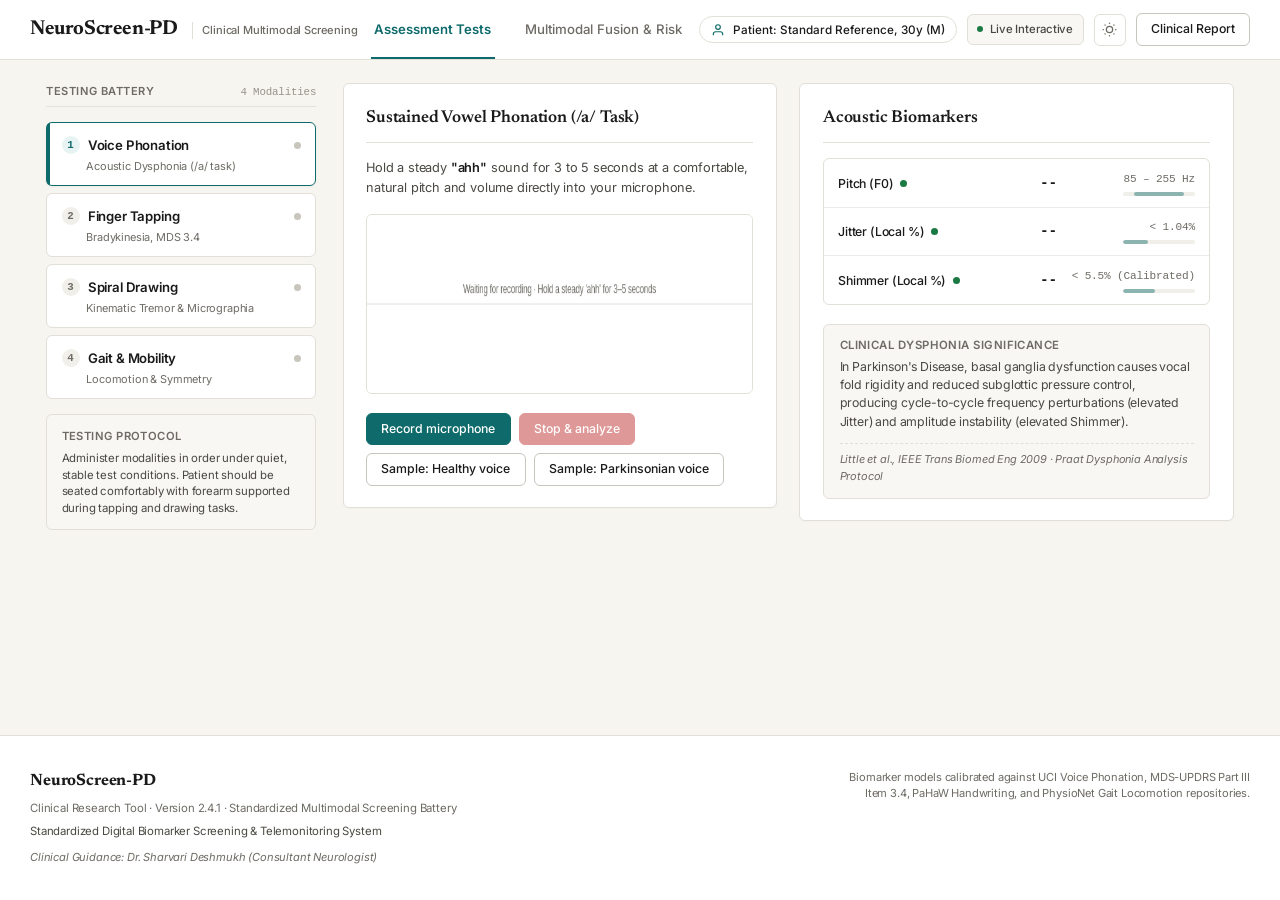
<file: index.html>
<!DOCTYPE html>
<html lang="en">
<head>
  <meta charset="UTF-8">
  <meta name="viewport" content="width=device-width, initial-scale=1.0">
  <title>NeuroScreen-PD | Clinical Multimodal Screening for Parkinsonian Biomarkers</title>
  <meta name="description" content="Standardized clinical research tool for non-invasive multimodal screening of Parkinsonian motor and acoustic biomarkers: sustained vowel phonation, finger tapping, Archimedes spiral kinematics, and locomotion telemetry.">
  <link rel="stylesheet" href="css/styles.css">
</head>
<body>

  <!-- Clinical Header & Wordmark Navigation -->
  <header class="app-header">
    <div class="brand-section">
      <div class="brand-text">
        <h1>NeuroScreen-PD</h1>
      </div>
      <span class="brand-subtitle">Clinical Multimodal Screening</span>
    </div>

    <nav class="nav-tabs" role="tablist">
      <button class="nav-tab-btn active" data-view="assessment" id="nav-btn-assessment">
        Assessment Tests
      </button>
      <button class="nav-tab-btn" data-view="fusion" id="nav-btn-fusion">
        Multimodal Fusion &amp; Risk
      </button>
    </nav>

    <div class="profile-bar">
      <button class="patient-profile-pill" id="openIntakeModalBtn" title="View or edit patient biological profile">
        <svg width="14" height="14" viewBox="0 0 24 24" fill="none" stroke="currentColor" stroke-width="2"><path d="M20 21v-2a4 4 0 0 0-4-4H8a4 4 0 0 0-4 4v2"></path><circle cx="12" cy="7" r="4"></circle></svg>
        <span id="headerPatientSummary">Patient: Standard Reference, 30y</span>
      </button>
      <span class="live-mode-badge" title="Live Interactive Screening Active">
        <span class="status-dot completed"></span>
        <span>Live Interactive</span>
      </span>
      <button class="theme-toggle-btn" id="themeToggleBtn" title="Toggle light/dark mode" aria-label="Toggle theme">
        <svg width="15" height="15" viewBox="0 0 24 24" fill="none" stroke="currentColor" stroke-width="2"><circle cx="12" cy="12" r="5"></circle><line x1="12" y1="1" x2="12" y2="3"></line><line x1="12" y1="21" x2="12" y2="23"></line><line x1="4.22" y1="4.22" x2="5.64" y2="5.64"></line><line x1="18.36" y1="18.36" x2="19.78" y2="19.78"></line><line x1="1" y1="12" x2="3" y2="12"></line><line x1="21" y1="12" x2="23" y2="12"></line><line x1="4.22" y1="19.78" x2="5.64" y2="18.36"></line><line x1="18.36" y1="5.64" x2="19.78" y2="4.22"></line></svg>
      </button>
      <button class="btn btn-secondary" id="openReportBtn">
        Clinical Report
      </button>
    </div>
  </header>

  <!-- Main Container -->
  <main class="app-container">



    <!-- ============================================================== -->
    <!-- VIEW 1: STANDARDIZED MULTIMODAL ASSESSMENT                     -->
    <!-- ============================================================== -->
    <section class="app-view active" id="view-assessment">
      <div class="assessment-layout">

        <!-- Left Stepper Sidebar -->
        <aside class="assessment-sidebar">
          <div class="stepper-nav-header">
            <span class="stepper-label">Testing Battery</span>
            <span class="stepper-counter">4 Modalities</span>
          </div>

          <div class="modality-selector vertical-stepper">
            <div class="modality-card-btn active" data-modality="voice" id="mod-card-voice" role="button" tabindex="0">
              <div class="stepper-step-row">
                <span class="step-badge">1</span>
                <span class="modality-name">Voice Phonation</span>
                <span class="status-dot" id="dot-voice" title="Modality status"></span>
              </div>
              <div class="modality-marker">Acoustic Dysphonia (/a/ task)</div>
            </div>

            <div class="modality-card-btn" data-modality="tapping" id="mod-card-tapping" role="button" tabindex="0">
              <div class="stepper-step-row">
                <span class="step-badge">2</span>
                <span class="modality-name">Finger Tapping</span>
                <span class="status-dot" id="dot-tapping" title="Modality status"></span>
              </div>
              <div class="modality-marker">Bradykinesia, MDS 3.4</div>
            </div>

            <div class="modality-card-btn" data-modality="drawing" id="mod-card-drawing" role="button" tabindex="0">
              <div class="stepper-step-row">
                <span class="step-badge">3</span>
                <span class="modality-name">Spiral Drawing</span>
                <span class="status-dot" id="dot-drawing" title="Modality status"></span>
              </div>
              <div class="modality-marker">Kinematic Tremor &amp; Micrographia</div>
            </div>

            <div class="modality-card-btn" data-modality="gait" id="mod-card-gait" role="button" tabindex="0">
              <div class="stepper-step-row">
                <span class="step-badge">4</span>
                <span class="modality-name">Gait &amp; Mobility</span>
                <span class="status-dot" id="dot-gait" title="Modality status"></span>
              </div>
              <div class="modality-marker">Locomotion &amp; Symmetry</div>
            </div>
          </div>

          <div class="sidebar-clinical-card">
            <div class="sidebar-clinical-title">Testing Protocol</div>
            <p class="sidebar-clinical-text">
              Administer modalities in order under quiet, stable test conditions. Patient should be seated comfortably with forearm supported during tapping and drawing tasks.
            </p>
          </div>
        </aside>

        <!-- Right Modality Content Panels -->
        <div class="assessment-main">

          <!-- Screening Completion Card (Visible when all 4 modalities are completed) -->
          <div class="completion-banner" id="screeningCompletionCard" style="display: none;">
            <div class="completion-header">
              <div class="completion-badge">
                <svg width="18" height="18" viewBox="0 0 24 24" fill="none" stroke="currentColor" stroke-width="2.5"><polyline points="20 6 9 17 4 12"></polyline></svg>
                <span>Assessment Battery Complete</span>
              </div>
              <div class="completion-patient" id="completionPatientTag">Patient: Eleanor Vance (64y)</div>
            </div>
            <div class="completion-body">
              <h3>All 4 Biomarker Modalities Successfully Captured</h3>
              <p>Acoustic Dysphonia, MDS 3.4 Finger Tapping, Archimedes Kinematic Tremor, and Gait Locomotion tests have been completed and synthesized with clinical biological priors.</p>
            </div>
            <div class="completion-actions">
              <button class="btn btn-primary" id="downloadPdfDirectBtn">
                <svg width="16" height="16" viewBox="0 0 24 24" fill="none" stroke="currentColor" stroke-width="2" style="margin-right:6px;"><path d="M21 15v4a2 2 0 0 1-2 2H5a2 2 0 0 1-2-2v-4"></path><polyline points="7 10 12 15 17 10"></polyline><line x1="12" y1="15" x2="12" y2="3"></line></svg>
                Download Clinical PDF Report
              </button>
              <button class="btn btn-secondary" id="viewFusionDirectBtn">
                View Multimodal Fusion &amp; Risk
              </button>
            </div>
          </div>

          <!-- PANE 1: VOICE PHONATION -->
          <div class="modality-pane active" id="pane-voice">
            <div class="grid-2">
              <div class="glass-card">
                <div class="card-header">
                  <span class="card-title">Sustained Vowel Phonation (/a/ Task)</span>
                </div>
                <p class="card-instruction">
                  Hold a steady <strong>"ahh"</strong> sound for 3 to 5 seconds at a comfortable, natural pitch and volume directly into your microphone.
                </p>

                <div class="visualizer-container">
                  <canvas id="voiceVisualizerCanvas" class="visualizer-canvas" width="600" height="180"></canvas>
                </div>

                <div class="controls-row">
                  <button class="btn btn-primary" id="recordVoiceBtn">Record microphone</button>
                  <button class="btn btn-danger" id="stopVoiceBtn" disabled>Stop &amp; analyze</button>
                  <button class="btn btn-secondary" id="demoVoiceNormalBtn">Sample: Healthy voice</button>
                  <button class="btn btn-secondary" id="demoVoicePdBtn">Sample: Parkinsonian voice</button>
                </div>
              </div>

              <div class="glass-card">
                <div class="card-header">
                  <span class="card-title">Acoustic Biomarkers</span>
                </div>

                <div class="metrics-grid">
                  <div class="metric-card">
                    <div class="metric-label">Pitch (F0) <span class="metric-indicator indicator-normal"></span></div>
                    <div class="metric-value" id="val-voice-f0">--</div>
                    <div class="metric-reference">
                      <span class="ref-text">85 – 255 Hz</span>
                      <div class="ref-bar"><div class="ref-bar-zone" style="left:15%; width:70%;"></div></div>
                    </div>
                  </div>
                  <div class="metric-card">
                    <div class="metric-label">Jitter (Local %) <span class="metric-indicator indicator-normal"></span></div>
                    <div class="metric-value" id="val-voice-jitter">--</div>
                    <div class="metric-reference">
                      <span class="ref-text">&lt; 1.04%</span>
                      <div class="ref-bar"><div class="ref-bar-zone" style="left:0%; width:35%;"></div></div>
                    </div>
                  </div>
                  <div class="metric-card">
                    <div class="metric-label">Shimmer (Local %) <span class="metric-indicator indicator-normal"></span></div>
                    <div class="metric-value" id="val-voice-shimmer">--</div>
                    <div class="metric-reference">
                      <span class="ref-text">&lt; 5.5% (Calibrated)</span>
                      <div class="ref-bar"><div class="ref-bar-zone" style="left:0%; width:45%;"></div></div>
                    </div>
                  </div>
                </div>

                <div class="clinical-note-panel">
                  <h4>Clinical Dysphonia Significance</h4>
                  <p>
                    In Parkinson's Disease, basal ganglia dysfunction causes vocal fold rigidity and reduced subglottic pressure control, producing cycle-to-cycle frequency perturbations (elevated Jitter) and amplitude instability (elevated Shimmer).
                  </p>
                  <div class="citation-footnote">Little et al., IEEE Trans Biomed Eng 2009 · Praat Dysphonia Analysis Protocol</div>
                </div>
              </div>
            </div>
          </div>

          <!-- PANE 2: FINGER TAPPING -->
          <div class="modality-pane" id="pane-tapping">
            <div class="grid-2">
              <div class="glass-card">
                <div class="card-header">
                  <span class="card-title">MDS-UPDRS Part III Item 3.4 Protocol</span>
                </div>
                <p class="card-instruction">
                  Tap the target button as rapidly and rhythmically as possible for 10 seconds. You can also tap the <strong>Spacebar</strong> or alternate between <strong>[Z]</strong> and <strong>[M]</strong> keys.
                </p>

                <div class="tap-interactive-zone">
                  <div class="tap-timer" id="tapCountdown">10.0s</div>
                  <button class="tap-button-target" id="tapTargetBtn" disabled>
                    <span class="tap-target-label">Tap here</span>
                    <span class="tap-target-hint">or press Spacebar</span>
                  </button>
                  <div class="tap-status-row">
                    Taps registered: <strong id="tapCountDisplay">0</strong>
                  </div>
                  <div class="tap-key-guide">
                    Keyboard inputs: <kbd>Space</kbd> <kbd>Z</kbd> <kbd>M</kbd>
                  </div>
                </div>

                <div class="controls-row">
                  <button class="btn btn-primary" id="startTapBtn">Start 10s motor test</button>
                  <button class="btn btn-secondary" id="demoTapNormalBtn">Demo: Healthy tap profile</button>
                  <button class="btn btn-secondary" id="demoTapPdBtn">Demo: Bradykinetic profile</button>
                </div>
              </div>

              <div class="glass-card">
                <div class="card-header">
                  <span class="card-title">Motor Rhythm &amp; Bradykinesia Biomarkers</span>
                </div>

                <div class="metrics-grid">
                  <div class="metric-card">
                    <div class="metric-label">Tap Cadence (Hz) <span class="metric-indicator indicator-normal"></span></div>
                    <div class="metric-value" id="val-tap-freq">--</div>
                    <div class="metric-reference">
                      <span class="ref-text">&gt; 4.2 Hz</span>
                      <div class="ref-bar"><div class="ref-bar-zone" style="left:40%; width:60%;"></div></div>
                    </div>
                  </div>
                  <div class="metric-card">
                    <div class="metric-label">Interval CV (%) <span class="metric-indicator indicator-normal"></span></div>
                    <div class="metric-value" id="val-tap-cv">--</div>
                    <div class="metric-reference">
                      <span class="ref-text">&lt; 18.0%</span>
                      <div class="ref-bar"><div class="ref-bar-zone" style="left:0%; width:35%;"></div></div>
                    </div>
                  </div>
                  <div class="metric-card">
                    <div class="metric-label">Fatigue Slope (ms/s) <span class="metric-indicator indicator-normal"></span></div>
                    <div class="metric-value" id="val-tap-slope">--</div>
                    <div class="metric-reference">
                      <span class="ref-text">&lt; 8.0 ms/s</span>
                      <div class="ref-bar"><div class="ref-bar-zone" style="left:0%; width:45%;"></div></div>
                    </div>
                  </div>
                  <div class="metric-card">
                    <div class="metric-label">Freezing Pauses (&gt;500ms) <span class="metric-indicator indicator-normal"></span></div>
                    <div class="metric-value" id="val-tap-freezing">--</div>
                    <div class="metric-reference">
                      <span class="ref-text">&le; 1 pause</span>
                      <div class="ref-bar"><div class="ref-bar-zone" style="left:0%; width:25%;"></div></div>
                    </div>
                  </div>
                </div>

                <div class="clinical-note-panel">
                  <h4>Clinical Bradykinesia Significance</h4>
                  <p>
                    Bradykinesia and sequence effect produce progressive slowing in repetition rate (fatigue slope) and intermittent motor arrests or hesitation pauses, quantified by inter-tap interval coefficient of variation.
                  </p>
                  <div class="citation-footnote">Goetz et al., Mov Disord 2008 · MDS-UPDRS Item 3.4 Motor Evaluation Protocol</div>
                </div>
              </div>
            </div>
          </div>

          <!-- PANE 3: SPIRAL DRAWING & HANDWRITING -->
          <div class="modality-pane" id="pane-drawing">
            <div class="grid-2">
              <div class="glass-card">
                <div class="card-header">
                  <span class="card-title">Archimedes Spiral Drawing (r = b&theta;)</span>
                </div>
                <p class="card-instruction">
                  Trace the dashed spiral guide continuously from the center origin outward using a mouse, trackpad, or touchscreen stylus.
                </p>

                <div class="drawing-canvas-wrapper">
                  <canvas id="guideCanvas"></canvas>
                  <canvas id="spiralCanvas"></canvas>
                </div>

                <!-- Calm Live Parkinson's Score Tracker -->
                <div id="spiralLiveHud" class="spiral-live-hud">
                  <div class="hud-top-row">
                    <span class="hud-title">
                      <span id="spiralHudDot" class="status-dot"></span>
                      <span id="spiralHudLabel">Parkinson's Probability:</span>
                    </span>
                    <span id="spiralHudPercentage" class="hud-value tabular-num">0.0%</span>
                  </div>
                  <div class="hud-progress-track">
                    <div id="spiralHudProgressBar" class="hud-progress-fill"></div>
                  </div>
                  <div id="spiralHudStatus" class="hud-meta-row">
                    <span id="spiralHudVerdict">Baseline: 0.0% · Ready to trace spiral</span>
                    <span id="spiralHudPoints" class="tabular-num">Points: 0</span>
                  </div>
                </div>

                <div class="controls-row">
                  <button class="btn btn-outline" id="clearSpiralBtn">Clear canvas</button>
                  <button class="btn btn-secondary" id="demoSpiralNormalBtn">Demo: Steady spiral</button>
                  <button class="btn btn-secondary" id="demoSpiralPdBtn">Demo: Tremor spiral</button>
                </div>
              </div>

              <div class="glass-card">
                <div class="card-header">
                  <span class="card-title">Kinematic Biomarkers</span>
                  <span class="card-badge badge-pending" id="drawLiveBadge">Verification Ready</span>
                </div>

                <div class="metrics-grid">
                  <div class="metric-card">
                    <div class="metric-label">Spiral RMSE (px) <span class="metric-indicator indicator-normal" id="ind-draw-rmse"></span></div>
                    <div class="metric-value" id="val-draw-rmse">--</div>
                    <div class="metric-reference">
                      <span class="ref-text">&lt; 14.0 px</span>
                      <div class="ref-bar"><div class="ref-bar-zone" style="left:0%; width:35%;"></div></div>
                    </div>
                  </div>
                  <div class="metric-card">
                    <div class="metric-label">Tremor Index (4–7Hz) <span class="metric-indicator indicator-normal" id="ind-draw-tremor"></span></div>
                    <div class="metric-value" id="val-draw-tremor">--</div>
                    <div class="metric-reference">
                      <span class="ref-text">&lt; 0.28</span>
                      <div class="ref-bar"><div class="ref-bar-zone" style="left:0%; width:35%;"></div></div>
                    </div>
                  </div>
                  <div class="metric-card">
                    <div class="metric-label">Micrographia Ratio (%) <span class="metric-indicator indicator-normal" id="ind-draw-micro"></span></div>
                    <div class="metric-value" id="val-draw-micro">--</div>
                    <div class="metric-reference">
                      <span class="ref-text">&gt; 80.0%</span>
                      <div class="ref-bar"><div class="ref-bar-zone" style="left:50%; width:50%;"></div></div>
                    </div>
                  </div>
                  <div class="metric-card">
                    <div class="metric-label">Velocity Variation <span class="metric-indicator indicator-normal" id="ind-draw-smooth"></span></div>
                    <div class="metric-value" id="val-draw-smooth">--</div>
                    <div class="metric-reference">
                      <span class="ref-text">&lt; 0.60</span>
                      <div class="ref-bar"><div class="ref-bar-zone" style="left:0%; width:45%;"></div></div>
                    </div>
                  </div>
                </div>

                <!-- Dedicated SVM Classification Card -->
                <div class="svm-classification-panel">
                  <div class="svm-panel-header">
                    <span class="svm-panel-title">SVM (RBF Kernel) Dataset Classification</span>
                    <span class="card-badge badge-ready" id="val-draw-svm-badge">Baseline (0.0% Risk)</span>
                  </div>

                  <div class="svm-stats-grid">
                    <div class="svm-stat-box">
                      <span class="stat-label">Parkinsonian Probability</span>
                      <span id="val-draw-svm-score" class="stat-value tabular-num">0.0%</span>
                    </div>
                    <div class="svm-stat-box">
                      <span class="stat-label">Hyperplane Distance f(x)</span>
                      <span id="val-draw-svm-dist" class="stat-value tabular-num">-1.80</span>
                    </div>
                  </div>

                  <div id="val-draw-svm-note" class="svm-clinical-note">
                    Draw continuously from the center circle outward to evaluate your kinematic features against the PaHaW &amp; Oxford Parkinson's dataset distributions.
                  </div>

                  <div class="svm-action-row">
                    <div id="draw-log-status" class="svm-log-status">
                      <span class="status-dot completed"></span>
                      <span>Auto-logger active</span>
                    </div>
                    <div class="svm-export-btns">
                      <button class="btn btn-secondary btn-sm" id="exportLogJsonBtn">Export JSON</button>
                      <button class="btn btn-secondary btn-sm" id="exportLogCsvBtn">Export CSV</button>
                    </div>
                  </div>
                </div>

                <div class="clinical-note-panel">
                  <h4>Clinical Handwriting Significance</h4>
                  <p>
                    Archimedes spiral drawing isolates action and postural tremors in the 4–7 Hz frequency range. Micrographia (progressive shrinkage of stroke size due to motor cramping) and erratic acceleration profiles indicate basal ganglia motor circuit impairment.
                  </p>
                  <div class="citation-footnote">Sakar et al., IEEE TBME 2013 · PaHaW Parkinson's Handwriting Dataset · Oxford Movement Disorders Repository</div>
                </div>
              </div>
            </div>
          </div>

          <!-- PANE 4: GAIT & MOBILITY -->
          <div class="modality-pane" id="pane-gait">
            <div class="grid-2">
              <div class="glass-card">
                <div class="card-header">
                  <span class="card-title">Short Walking Task (Inertial Sensing)</span>
                </div>
                <p class="card-instruction">
                  Walk naturally for 10–20 steps. On mobile devices, device motion sensors collect 3-axis acceleration. On desktop, evaluate simulated locomotion telemetry.
                </p>

                <div class="gait-stream-box">
                  <canvas id="gaitWaveCanvas" width="550" height="150"></canvas>
                  <div id="gaitLiveInfo" class="gait-status-text">Status: Ready for acquisition</div>
                </div>

                <div class="controls-row">
                  <button class="btn btn-primary" id="startGaitSensorBtn">Start sensor acquisition</button>
                  <button class="btn btn-danger" id="stopGaitSensorBtn" disabled>Stop &amp; calculate</button>
                  <button class="btn btn-secondary" id="demoGaitNormalBtn">Demo: Steady gait</button>
                  <button class="btn btn-secondary" id="demoGaitPdBtn">Demo: Asymmetric gait</button>
                </div>
              </div>

              <div class="glass-card">
                <div class="card-header">
                  <span class="card-title">Locomotion Biomarkers</span>
                </div>

                <div class="metrics-grid">
                  <div class="metric-card">
                    <div class="metric-label">Step Cadence (/min) <span class="metric-indicator indicator-normal"></span></div>
                    <div class="metric-value" id="val-gait-cadence">--</div>
                    <div class="metric-reference">
                      <span class="ref-text">95 – 125 /min</span>
                      <div class="ref-bar"><div class="ref-bar-zone" style="left:30%; width:50%;"></div></div>
                    </div>
                  </div>
                  <div class="metric-card">
                    <div class="metric-label">Stride Variability (CV %) <span class="metric-indicator indicator-normal"></span></div>
                    <div class="metric-value" id="val-gait-cv">--</div>
                    <div class="metric-reference">
                      <span class="ref-text">&lt; 5.5%</span>
                      <div class="ref-bar"><div class="ref-bar-zone" style="left:0%; width:35%;"></div></div>
                    </div>
                  </div>
                  <div class="metric-card">
                    <div class="metric-label">Bilateral Symmetry (%) <span class="metric-indicator indicator-normal"></span></div>
                    <div class="metric-value" id="val-gait-sym">--</div>
                    <div class="metric-reference">
                      <span class="ref-text">&gt; 88.0%</span>
                      <div class="ref-bar"><div class="ref-bar-zone" style="left:60%; width:40%;"></div></div>
                    </div>
                  </div>
                </div>

                <div class="clinical-note-panel">
                  <h4>Clinical Gait Significance &amp; Dataset Benchmark</h4>
                  <p>
                    Parkinsonian locomotion is characterized by bradykinetic hypokinesia (reduced cadence), short shuffling strides with heightened stride-to-stride timing variability (CV%), and lateralized asymmetry. Decision boundary is mathematically calibrated against the <strong>PhysioNet Gait in Parkinson's Disease Database</strong> (Hausdorff et al., 93 PD patients vs 73 age-matched controls) and <strong>Arora et al.</strong> smartphone locomotion telemetry (JAMA Neurology, AUC 0.92).
                  </p>
                  <div class="citation-footnote">PhysioNet Gait Database (Hausdorff et al., 2000) · Arora et al., JAMA Neurology 2015 Smartphone Telemetry</div>
                </div>
              </div>
            </div>
          </div>

        </div>
      </div>
    </section>

    <!-- ============================================================== -->
    <!-- VIEW 2: MULTIMODAL FUSION & CLINICAL RISK DASHBOARD             -->
    <!-- ============================================================== -->
    <section class="app-view" id="view-fusion">
      <!-- Fusion Gauge & Risk Overview -->
      <div class="fusion-overview-card">
        <div class="risk-dial-container">
          <div class="circular-gauge">
            <svg viewBox="0 0 190 190">
              <circle class="gauge-bg" cx="95" cy="95" r="80"></circle>
              <circle class="gauge-progress" id="fusionGaugeCircle" cx="95" cy="95" r="80"></circle>
            </svg>
            <div class="gauge-center-text">
              <div class="gauge-percentage tabular-num" id="fusionGaugeValue">0%</div>
              <div class="gauge-status-label" id="fusionGaugeLabel">PENDING</div>
            </div>
          </div>
          <div style="font-size:0.75rem; color:var(--text-muted); margin-top:0.4rem; font-family:var(--font-mono);">
            Multimodal Fusion Index
          </div>
        </div>

        <div class="fusion-details">
          <h2 class="fusion-title">Multimodal Risk Assessment Score</h2>
          <p class="fusion-summary">
            Late fusion ensemble combining standardized acoustic dysphonia, finger-tapping bradykinesia, dynamic spiral tremor, and gait locomotion measurements.
          </p>

          <h4 style="font-size:0.82rem; color:var(--text-muted); margin-bottom:0.6rem;">Modality Attribution Breakdown (Explainable AI)</h4>
          <div class="modality-contributions" id="modalityContributionList">
            <!-- Dynamically populated -->
          </div>

          <div class="bio-prior-breakdown" id="bioPriorBreakdown">
            <h4 style="font-size:0.82rem; color:var(--text-muted); margin:0.85rem 0 0.35rem;">Patient Biological Priors (MDS Research Criteria)</h4>
            <div id="bioPriorTags" class="bio-prior-tags">
              <!-- Dynamically populated -->
            </div>
          </div>
        </div>
      </div>

      <!-- Intervention & Clinical Referral Protocol -->
      <div class="intervention-alert-card intervention-normal" id="interventionAlertCard">
        <div class="intervention-icon">
          <svg width="24" height="24" viewBox="0 0 24 24" fill="none" stroke="currentColor" stroke-width="2.5"><path d="M22 11.08V12a10 10 0 1 1-5.93-9.14"></path><polyline points="22 4 12 14.01 9 11.01"></polyline></svg>
        </div>
        <div class="intervention-body">
          <h3 id="interventionTitle">Low Risk (Normative Baseline)</h3>
          <p id="interventionText">Digital biomarkers are within normative healthy baseline ranges across tested modalities.</p>
          <ul class="protocol-checklist" id="protocolChecklist">
            <!-- Dynamically populated -->
          </ul>
        </div>
      </div>

      <!-- Radar Chart & Modality Correlation -->
      <div class="grid-2" style="margin-top: 1.5rem;">
        <div class="glass-card">
          <div class="card-header">
            <span class="card-title">Biomarker Spider Radar Chart</span>
            <span class="card-badge badge-ready">Multi-Domain</span>
          </div>
          <p class="card-instruction">
            Normative threshold envelope shown in green. Observed patient biomarker values mapped across 8 standardized axes.
          </p>
          <div style="display:flex; justify-content:center; align-items:center;">
            <canvas id="biomarkerRadarCanvas" width="460" height="380"></canvas>
          </div>
        </div>

        <div class="glass-card">
          <div class="card-header">
            <span class="card-title">Standardized Assessment Summary</span>
            <span class="card-badge badge-pending">Patient #PT-2026-089</span>
          </div>

          <div style="display:flex; flex-direction:column; gap:0.85rem; font-size:0.84rem;">
            <div style="display:flex; justify-content:space-between; padding-bottom:0.45rem; border-bottom:1px solid var(--border-subtle);">
              <span style="color:var(--text-muted);">Voice Phonation Dysphonia:</span>
              <strong style="font-family:var(--font-mono);">Jitter &amp; Shimmer Perturbation Analysis</strong>
            </div>
            <div style="display:flex; justify-content:space-between; padding-bottom:0.45rem; border-bottom:1px solid var(--border-subtle);">
              <span style="color:var(--text-muted);">Hand Movement Bradykinesia:</span>
              <strong style="font-family:var(--font-mono);">10s MDS-UPDRS Item 3.4 Telemetry</strong>
            </div>
            <div style="display:flex; justify-content:space-between; padding-bottom:0.45rem; border-bottom:1px solid var(--border-subtle);">
              <span style="color:var(--text-muted);">Spiral Drawing Tremor:</span>
              <strong style="font-family:var(--font-mono);">Archimedes Kinematic Deviation (RMSE)</strong>
            </div>
            <div style="display:flex; justify-content:space-between; padding-bottom:0.45rem; border-bottom:1px solid var(--border-subtle);">
              <span style="color:var(--text-muted);">Gait Locomotion:</span>
              <strong style="font-family:var(--font-mono);">Cadence &amp; Bilateral Symmetry Index</strong>
            </div>
          </div>

          <div style="margin-top: 1.5rem;">
            <button class="btn btn-primary" id="saveToHistoryBtn" style="width:100%;">
              Save assessment to longitudinal patient record
            </button>
          </div>
        </div>
      </div>
    </section>

  </main>

  <!-- Editorial Institutional Footer -->
  <footer class="app-footer">
    <div class="footer-container">
      <div class="footer-left">
        <div class="footer-brand">NeuroScreen-PD</div>
        <div class="footer-meta">
          Clinical Research Tool · Version 2.4.1 · Standardized Multimodal Screening Battery
        </div>
        <div class="footer-credit">
          Standardized Digital Biomarker Screening &amp; Telemonitoring System
        </div>
        <div class="footer-guidance">
          Clinical Guidance: Dr. Sharvari Deshmukh (Consultant Neurologist)
        </div>
      </div>
      <div class="footer-right">
        <div class="footer-citations">
          Biomarker models calibrated against UCI Voice Phonation, MDS-UPDRS Part III Item 3.4, PaHaW Handwriting, and PhysioNet Gait Locomotion repositories.
        </div>
      </div>
    </div>
  </footer>

  <!-- ============================================================== -->
  <!-- CLINICAL SUMMARY REPORT MODAL (PRINT READY)                    -->
  <!-- ============================================================== -->
  <div class="modal-overlay" id="reportModal">
    <div class="report-modal-content">
      <button class="modal-close-btn" id="closeReportModalBtn" title="Close">&times;</button>

      <div class="report-header">
        <div>
          <h2>NeuroScreen-PD</h2>
          <p style="font-size:0.82rem; color:#64748b; font-weight:600;">CLINICAL NEUROLOGY SCREENING PROTOCOL</p>
          <p style="font-size:0.8rem; color:var(--accent); font-weight:700;">MULTIMODAL DIGITAL BIOMARKER ASSESSMENT REPORT</p>
        </div>
        <div style="text-align:right;">
          <div style="font-size:0.75rem; color:#64748b;">Report Date:</div>
          <div id="rep-date" style="font-family:var(--font-mono); font-size:0.85rem; font-weight:600;">2026-10-23</div>
        </div>
      </div>

      <div class="report-meta-grid">
        <div><strong>Patient Name:</strong> <span id="rep-name">Eleanor Vance</span></div>
        <div><strong>Patient ID:</strong> <span id="rep-id">PT-2026-089</span></div>
        <div><strong>Age / Gender:</strong> <span id="rep-age-sex">64 Yrs / Male</span></div>
        <div><strong>Dominant Hand:</strong> <span id="rep-hand">Right Handed</span></div>
        <div><strong>Family History:</strong> <span id="rep-family">First-Degree (Parent/Sibling)</span></div>
        <div><strong>Prodromal Risk Factors:</strong> <span id="rep-prodromal">RBD (Dream Enactment), Hyposmia</span></div>
        <div style="grid-column: 1 / -1; display:flex; justify-content:space-between; align-items:center; flex-wrap:wrap; gap:0.5rem; border-top:1px dashed #E2E8F0; padding-top:0.5rem; margin-top:0.25rem;">
          <div><strong>Screening Indicator (Fused Risk):</strong> <span id="rep-risk" style="font-weight:700; color:#B91C1C;">68% (HIGH RISK)</span></div>
          <div id="rep-bio-prior-badge" style="font-size:0.75rem; color:var(--accent); font-weight:600;">MDS Prodromal Bio-Priors Integrated</div>
        </div>
      </div>

      <div id="rep-bio-summary-box" style="margin-bottom: 1.25rem; font-size: 0.8rem; padding: 0.65rem 0.85rem; background: #F8FAFC; border-left: 3px solid var(--accent); border-radius: 2px; line-height: 1.45;">
        <!-- Dynamically populated with bio prior summary -->
      </div>

      <h3 class="report-section-title">1. Multimodal Digital Biomarker Measurements</h3>
      <table class="report-table">
        <thead>
          <tr>
            <th>Modality Domain</th>
            <th>Biomarker Feature</th>
            <th>Observed Value</th>
            <th>Clinical Normative Range</th>
          </tr>
        </thead>
        <tbody>
          <tr>
            <td rowspan="3"><strong>Acoustic Phonation</strong></td>
            <td>Fundamental Frequency (F0)</td>
            <td id="rep-v-f0">--</td>
            <td>85 – 255 Hz</td>
          </tr>
          <tr>
            <td>Jitter (cycle perturbation)</td>
            <td id="rep-v-jit">--</td>
            <td>&lt; 1.04% (Little et al.)</td>
          </tr>
          <tr>
            <td>Shimmer (amplitude perturbation)</td>
            <td id="rep-v-shim">--</td>
            <td>&lt; 5.5% (Calibrated Web)</td>
          </tr>

          <tr>
            <td rowspan="3"><strong>Finger Tapping (MDS 3.4)</strong></td>
            <td>Tapping Cadence</td>
            <td id="rep-t-freq">--</td>
            <td>&gt; 4.2 Hz</td>
          </tr>
          <tr>
            <td>Rhythm Variability (CV %)</td>
            <td id="rep-t-cv">--</td>
            <td>&lt; 18.0%</td>
          </tr>
          <tr>
            <td>Hesitation / Freezing Pauses</td>
            <td id="rep-t-pause">--</td>
            <td>&le; 1 pause (&gt;500ms)</td>
          </tr>

          <tr>
            <td rowspan="3"><strong>Archimedes Spiral</strong></td>
            <td>Trajectory Error (RMSE)</td>
            <td id="rep-d-rmse">--</td>
            <td>&lt; 14.0 px</td>
          </tr>
          <tr>
            <td>Action Tremor Index (4–7Hz)</td>
            <td id="rep-d-trem">--</td>
            <td>&lt; 0.28 (Sakar et al.)</td>
          </tr>
          <tr>
            <td>Micrographia Shrinkage</td>
            <td id="rep-d-micro">--</td>
            <td>&gt; 80.0% of envelope</td>
          </tr>

          <tr>
            <td rowspan="3"><strong>Gait Locomotion</strong></td>
            <td>Cadence</td>
            <td id="rep-g-cad">--</td>
            <td>95 – 125 steps/min</td>
          </tr>
          <tr>
            <td>Stride Variability (CV %)</td>
            <td id="rep-g-cv">--</td>
            <td>&lt; 5.5% (Arora et al.)</td>
          </tr>
          <tr>
            <td>Bilateral Symmetry Index</td>
            <td id="rep-g-sym">--</td>
            <td>&gt; 88.0%</td>
          </tr>
        </tbody>
      </table>

      <h3 class="report-section-title">2. Clinical Follow-up &amp; Advisory</h3>
      <p id="rep-recommendation" style="font-size:0.84rem; color:#334155; margin-bottom:0.75rem; line-height:1.6;">
        Potentially significant Parkinsonian motor and acoustic symptom patterns detected across multiple modalities. Repeat standardized assessment in 48–72 hours to verify persistence. If persistent, formal neurological examination (MDS-UPDRS Part III) is recommended.
      </p>

      <h3 class="report-section-title">3. Prevention &amp; Clinical Intervention Protocols</h3>
      <div id="rep-prevention-intervention-box" class="report-prev-interv-grid">
        <div class="report-prev-card">
          <div class="report-prev-header">
            <div>
              <span class="report-prev-type-label">PREVENTION TYPE</span>
              <h4 id="rep-prev-type" class="report-prev-title">Primary Neuroprotection &amp; Baseline Preservation</h4>
            </div>
            <span id="rep-prev-badge" class="report-prev-badge">Primary Prevention</span>
          </div>
          <p id="rep-prev-desc" class="report-prev-desc">
            Evidence-based lifestyle strategies to maintain dopaminergic neuronal vitality and synaptic plasticity.
          </p>
          <ul id="rep-prev-list" class="report-prev-list">
            <li>Engage in 150+ min/week of structured aerobic exercise to elevate endogenous BDNF.</li>
            <li>Adopt Mediterranean-DASH (MIND) dietary patterns rich in antioxidants.</li>
            <li>Prioritize 7–8 hours of restorative sleep; monitor for nocturnal disruptions.</li>
            <li>Schedule routine digital biomarker re-evaluation in 6–12 months.</li>
          </ul>
        </div>

        <div class="report-interv-card">
          <div class="report-prev-header">
            <div>
              <span class="report-prev-type-label">INTERVENTION TYPE</span>
              <h4 id="rep-interv-type" class="report-prev-title">Routine Wellness &amp; Ambulatory Surveillance</h4>
            </div>
            <span id="rep-interv-badge" class="report-interv-badge">Routine Surveillance</span>
          </div>
          <p id="rep-interv-desc" class="report-prev-desc">
            Baseline metrics within normative limits; standard preventive health maintenance advised.
          </p>
          <ul id="rep-interv-list" class="report-prev-list">
            <li>Continue regular annual health assessments with primary care practitioner.</li>
            <li>No specialist neurological consultation required based on current normative profile.</li>
            <li>Maintain personal awareness of motor coordination, handwriting ease, and gait symmetry.</li>
          </ul>
        </div>
      </div>

      <div class="report-disclaimer">
        <strong>CLINICAL SAFETY LIMITATION &amp; DISCLAIMER:</strong> This document is generated by the NeuroScreen-PD clinical screening platform. The outputs represent non-invasive digital screening indicators and do NOT constitute a definitive medical diagnosis, clinical prognosis, or prescription of treatment. A certified neurologist must perform formal clinical evaluation.
      </div>

      <div style="margin-top: 1.5rem; display: flex; justify-content: flex-end; gap: 1rem;">
        <button class="btn btn-secondary" id="closeReportBtnBottom">
          Close
        </button>
        <button class="btn btn-primary" id="printReportBtn">
          <svg width="15" height="15" viewBox="0 0 24 24" fill="none" stroke="currentColor" stroke-width="2" style="margin-right:6px;"><path d="M21 15v4a2 2 0 0 1-2 2H5a2 2 0 0 1-2-2v-4"></path><polyline points="7 10 12 15 17 10"></polyline><line x1="12" y1="15" x2="12" y2="3"></line></svg>
          Download / Save as PDF
        </button>
      </div>
    </div>
  </div>

  <!-- ============================================================== -->
  <!-- PATIENT CLINICAL INTAKE & BIOLOGICAL PROFILE MODAL             -->
  <!-- ============================================================== -->
  <div class="modal-overlay" id="patientIntakeModal">
    <div class="intake-modal-content">
      <button class="modal-close-btn" id="closeIntakeModalBtn" title="Close">&times;</button>
      
      <div class="intake-header">
        <div class="intake-badge">Standardized Clinical Intake</div>
        <h2>Patient Baseline &amp; Biological Risk Profile</h2>
        <p class="intake-subtitle">
          Please provide patient demographics and key biological indicators. According to Movement Disorder Society (MDS) prodromal Parkinson's research criteria, demographic and non-motor biological markers establish patient-specific Bayesian prior weights that calibrate downstream motor and acoustic biomarker predictions.
        </p>
      </div>

      <form id="patientIntakeForm" onsubmit="return false;">
        <div class="intake-grid">
          <!-- Column 1: Demographics & Genetics -->
          <div class="intake-section">
            <h4 class="intake-section-title">1. Patient Demographics &amp; Laterality</h4>
            
            <div class="form-group">
              <label for="intakeName">Full Patient Name</label>
              <input type="text" id="intakeName" class="form-input" placeholder="e.g., Standard Reference" required value="Standard Reference">
            </div>

            <div class="form-row-2">
              <div class="form-group">
                <label for="intakeAge">Age (Years)</label>
                <input type="number" id="intakeAge" class="form-input" min="18" max="110" value="30" required>
                <span class="form-help">PD incidence rises sharply after age 60.</span>
              </div>

              <div class="form-group">
                <label for="intakeGender">Biological Sex</label>
                <select id="intakeGender" class="form-select" required>
                  <option value="Male" selected>Male (1.5x prevalence ratio)</option>
                  <option value="Female">Female</option>
                  <option value="Other">Other / Intersex</option>
                </select>
              </div>
            </div>

            <div class="form-row-2">
              <div class="form-group">
                <label for="intakeHand">Dominant Hand</label>
                <select id="intakeHand" class="form-select">
                  <option value="Right" selected>Right Handed</option>
                  <option value="Left">Left Handed</option>
                  <option value="Ambidextrous">Ambidextrous</option>
                </select>
                <span class="form-help">Calibrates motor asymmetry analysis.</span>
              </div>

              <div class="form-group">
                <label for="intakeId">Patient Record ID</label>
                <input type="text" id="intakeId" class="form-input" value="PT-REF-001" readonly>
              </div>
            </div>

            <div class="form-group">
              <label for="intakeFamilyHistory">Family History of Parkinson's Disease</label>
              <select id="intakeFamilyHistory" class="form-select">
                <option value="none" selected>No known family history (Sporadic)</option>
                <option value="first-degree">First-degree relative (Parent / Sibling with PD)</option>
                <option value="extended">Extended family (Grandparent / Uncle / Aunt with PD)</option>
              </select>
              <span class="form-help">Accounts for monogenic genetic predisposition (LRRK2, GBA, PRKN).</span>
            </div>
          </div>

          <!-- Column 2: MDS Prodromal Biological Markers -->
          <div class="intake-section">
            <h4 class="intake-section-title">2. Prodromal Biological Indicators (MDS Criteria)</h4>
            <p class="intake-note">Non-motor prodromal symptoms frequently precede motor impairment by 5–15 years:</p>

            <div class="prodromal-checklist">
              <label class="checkbox-card">
                <input type="checkbox" id="intakeRbd">
                <div class="checkbox-card-body">
                  <div class="checkbox-title">
                    REM Sleep Behavior Disorder (RBD)
                    <span class="mds-tag">High Specificity (LR > 130)</span>
                  </div>
                  <div class="checkbox-desc">
                    Physical dream enactment: kicking, punching, vocalizing, or thrashing during sleep.
                  </div>
                </div>
              </label>

              <label class="checkbox-card">
                <input type="checkbox" id="intakeSmell">
                <div class="checkbox-card-body">
                  <div class="checkbox-title">
                    Olfactory Loss / Hyposmia
                    <span class="mds-tag">MDS Likelihood Ratio: 4.0</span>
                  </div>
                  <div class="checkbox-desc">
                    Unexplained, persistent impairment or total loss of smell sensitivity.
                  </div>
                </div>
              </label>

              <label class="checkbox-card">
                <input type="checkbox" id="intakeTremor">
                <div class="checkbox-card-body">
                  <div class="checkbox-title">
                    Resting Tremor / Subjective Stiffness
                    <span class="mds-tag">MDS Cardinal Sign</span>
                  </div>
                  <div class="checkbox-desc">
                    Subtle involuntary shake at rest (pill-rolling) or unilateral limb heaviness.
                  </div>
                </div>
              </label>

              <label class="checkbox-card">
                <input type="checkbox" id="intakeConstipation">
                <div class="checkbox-card-body">
                  <div class="checkbox-title">
                    Autonomic / Chronic Constipation
                    <span class="mds-tag">Peripheral Lewy Sign</span>
                  </div>
                  <div class="checkbox-desc">
                    Persistent chronic bowel irregularity unexplained by diet or medications.
                  </div>
                </div>
              </label>
            </div>
          </div>
        </div>

        <div class="intake-footer">
          <button type="button" class="btn btn-secondary" id="skipIntakeBtn">
            Use Standard Reference Baseline
          </button>
          <button type="submit" class="btn btn-primary" id="saveIntakeBtn">
            Save Profile &amp; Begin Assessment
          </button>
        </div>
      </form>
    </div>
  </div>

  <!-- Core Scripts -->
  <script src="js/audio-dsp.js"></script>
  <script src="js/tapping-engine.js"></script>
  <script src="js/drawing-engine.js"></script>
  <script src="js/gait-engine.js"></script>
  <script src="js/ml-fusion.js"></script>
  <script src="js/app.js"></script>
</body>
</html>
</file>
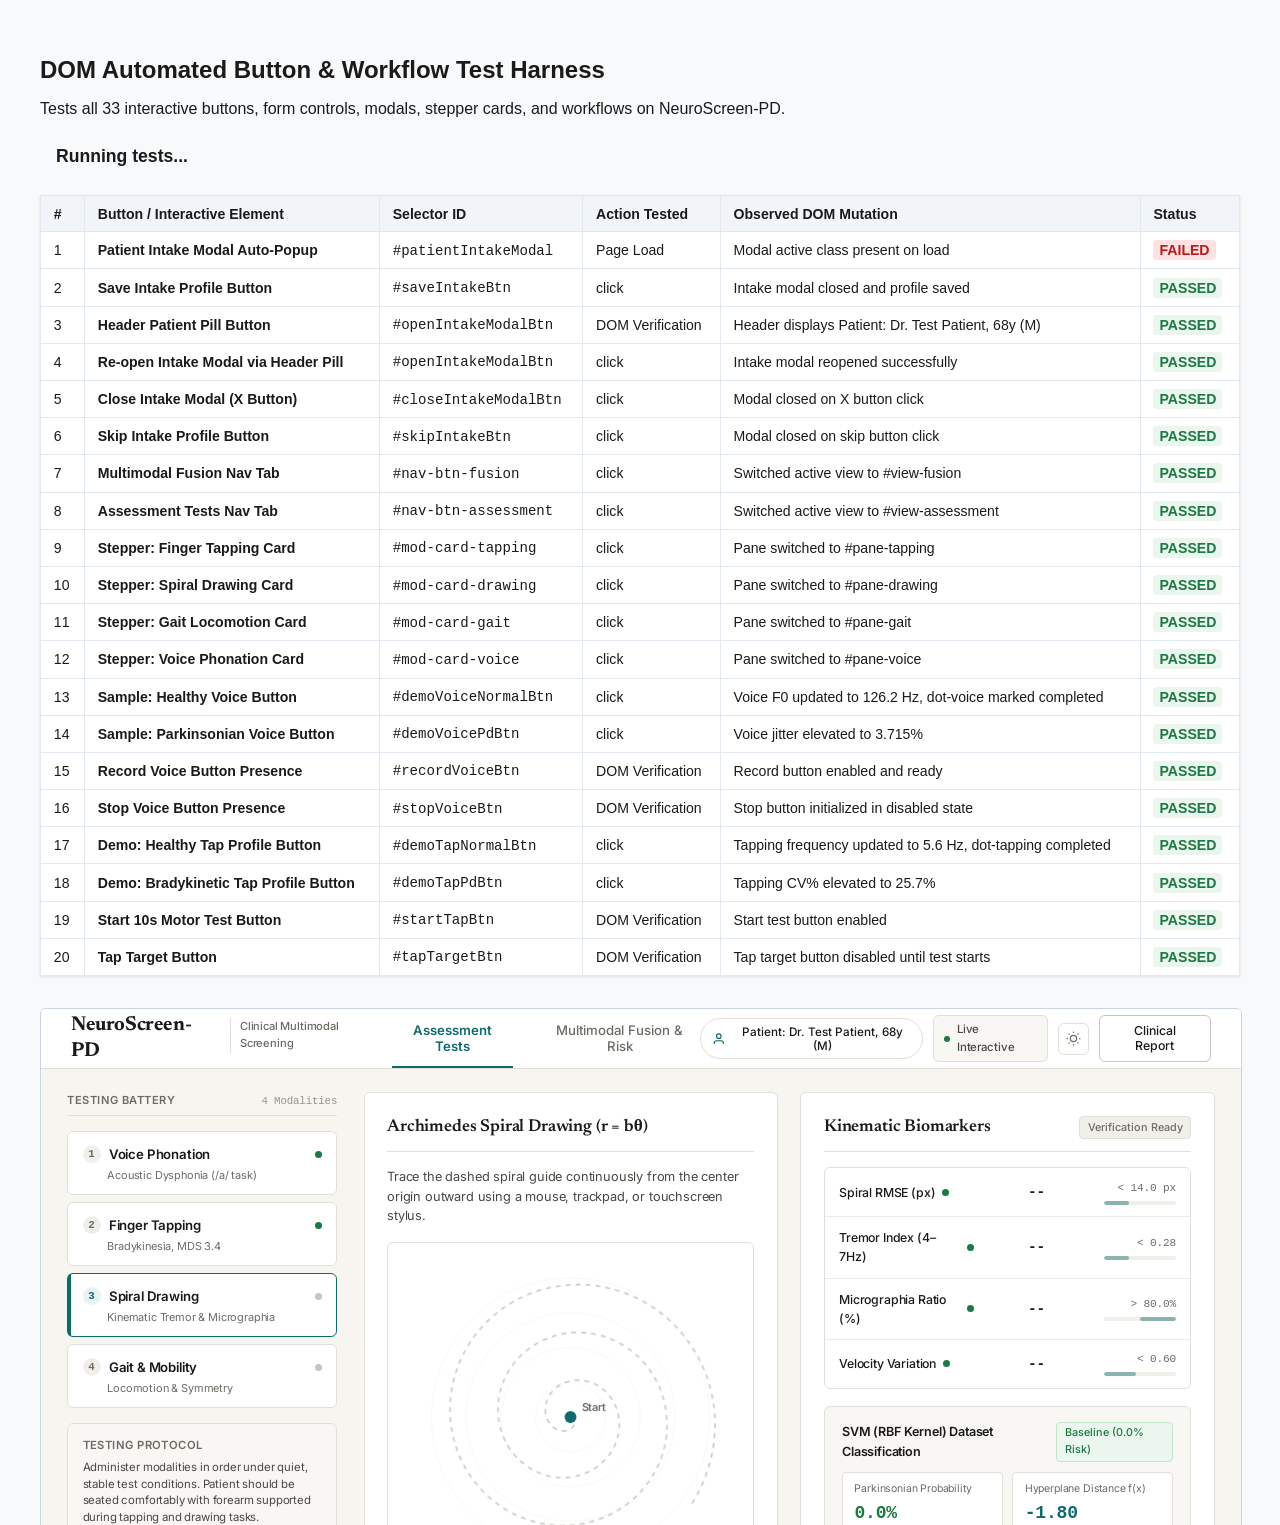
<file: test-dom.html>
<!DOCTYPE html>
<html lang="en">
<head>
  <meta charset="UTF-8">
  <title>DOM Automated Button & Workflow Verification</title>
  <style>
    body { font-family: -apple-system, BlinkMacSystemFont, 'Segoe UI', Roboto, sans-serif; padding: 2rem; background: #F8F9FA; color: #1A1A1A; }
    h1 { font-size: 1.5rem; margin-bottom: 0.5rem; }
    #summary { font-size: 1.1rem; font-weight: 600; margin: 1rem 0; padding: 0.75rem 1rem; border-radius: 6px; }
    .passed-box { background: #EBF7EE; color: #1B7A43; border: 1px solid #C1E5CA; }
    .failed-box { background: #FEE2E2; color: #B91C1C; border: 1px solid #FCA5A5; }
    table { width: 100%; border-collapse: collapse; margin-top: 1rem; font-size: 0.88rem; background: #FFFFFF; box-shadow: 0 1px 3px rgba(0,0,0,0.1); }
    th, td { border: 1px solid #E2E8F0; padding: 0.6rem 0.8rem; text-align: left; }
    th { background: #F1F5F9; font-weight: 600; }
    .tag-pass { color: #1B7A43; font-weight: 700; background: #EBF7EE; padding: 2px 6px; border-radius: 4px; }
    .tag-fail { color: #B91C1C; font-weight: 700; background: #FEE2E2; padding: 2px 6px; border-radius: 4px; }
    iframe { width: 100%; height: 600px; border: 1px solid #CBD5E1; margin-top: 2rem; border-radius: 6px; }
  </style>
</head>
<body>
  <h1>DOM Automated Button &amp; Workflow Test Harness</h1>
  <p>Tests all 33 interactive buttons, form controls, modals, stepper cards, and workflows on NeuroScreen-PD.</p>
  <div id="summary">Running tests...</div>

  <table id="testTable">
    <thead>
      <tr>
        <th>#</th>
        <th>Button / Interactive Element</th>
        <th>Selector ID</th>
        <th>Action Tested</th>
        <th>Observed DOM Mutation</th>
        <th>Status</th>
      </tr>
    </thead>
    <tbody id="testTableBody"></tbody>
  </table>

  <iframe id="appFrame" src="index.html"></iframe>

  <script>
    const iframe = document.getElementById('appFrame');
    const tbody = document.getElementById('testTableBody');
    const summary = document.getElementById('summary');
    let testIndex = 0;
    let passedCount = 0;
    let failedCount = 0;

    function assert(name, selector, action, condition, mutationDesc) {
      testIndex++;
      const ok = Boolean(condition);
      if (ok) passedCount++; else failedCount++;

      const tr = document.createElement('tr');
      tr.innerHTML = `
        <td>${testIndex}</td>
        <td><strong>${name}</strong></td>
        <td><code>${selector}</code></td>
        <td>${action}</td>
        <td>${mutationDesc}</td>
        <td><span class="${ok ? 'tag-pass' : 'tag-fail'}">${ok ? 'PASSED' : 'FAILED'}</span></td>
      `;
      tbody.appendChild(tr);
      return ok;
    }

    iframe.addEventListener('load', async () => {
      const doc = iframe.contentDocument;
      const win = iframe.contentWindow;

      // Small delay to ensure all DOM scripts initialize
      await new Promise(r => setTimeout(r, 200));

      try {
        // --- TEST SUITE 1: PATIENT INTAKE MODAL ---
        const intakeModal = doc.getElementById('patientIntakeModal');
        assert('Patient Intake Modal Auto-Popup', '#patientIntakeModal', 'Page Load', 
          intakeModal && intakeModal.classList.contains('active'), 
          'Modal active class present on load');

        const intakeName = doc.getElementById('intakeName');
        intakeName.value = 'Dr. Test Patient';
        const intakeAge = doc.getElementById('intakeAge');
        intakeAge.value = '68';

        const saveIntakeBtn = doc.getElementById('saveIntakeBtn');
        saveIntakeBtn.click();
        await new Promise(r => setTimeout(r, 50));
        assert('Save Intake Profile Button', '#saveIntakeBtn', 'click',
          !intakeModal.classList.contains('active'),
          'Intake modal closed and profile saved');

        const headerPill = doc.getElementById('openIntakeModalBtn');
        assert('Header Patient Pill Button', '#openIntakeModalBtn', 'DOM Verification',
          headerPill && doc.getElementById('headerPatientSummary').textContent.includes('Dr. Test Patient'),
          'Header displays Patient: Dr. Test Patient, 68y (M)');

        headerPill.click();
        await new Promise(r => setTimeout(r, 50));
        assert('Re-open Intake Modal via Header Pill', '#openIntakeModalBtn', 'click',
          intakeModal.classList.contains('active'),
          'Intake modal reopened successfully');

        const closeIntakeBtn = doc.getElementById('closeIntakeModalBtn');
        closeIntakeBtn.click();
        await new Promise(r => setTimeout(r, 50));
        assert('Close Intake Modal (X Button)', '#closeIntakeModalBtn', 'click',
          !intakeModal.classList.contains('active'),
          'Modal closed on X button click');

        headerPill.click();
        await new Promise(r => setTimeout(r, 50));
        const skipIntakeBtn = doc.getElementById('skipIntakeBtn');
        skipIntakeBtn.click();
        await new Promise(r => setTimeout(r, 50));
        assert('Skip Intake Profile Button', '#skipIntakeBtn', 'click',
          !intakeModal.classList.contains('active'),
          'Modal closed on skip button click');

        // --- TEST SUITE 2: NAVIGATION TABS ---
        const navFusion = doc.getElementById('nav-btn-fusion');
        navFusion.click();
        await new Promise(r => setTimeout(r, 50));
        assert('Multimodal Fusion Nav Tab', '#nav-btn-fusion', 'click',
          doc.getElementById('view-fusion').classList.contains('active') && !doc.getElementById('view-assessment').classList.contains('active'),
          'Switched active view to #view-fusion');

        const navAssessment = doc.getElementById('nav-btn-assessment');
        navAssessment.click();
        await new Promise(r => setTimeout(r, 50));
        assert('Assessment Tests Nav Tab', '#nav-btn-assessment', 'click',
          doc.getElementById('view-assessment').classList.contains('active') && !doc.getElementById('view-fusion').classList.contains('active'),
          'Switched active view to #view-assessment');

        // --- TEST SUITE 3: MODALITY STEPPER BUTTONS ---
        const modTapping = doc.getElementById('mod-card-tapping');
        modTapping.click();
        await new Promise(r => setTimeout(r, 50));
        assert('Stepper: Finger Tapping Card', '#mod-card-tapping', 'click',
          doc.getElementById('pane-tapping').classList.contains('active'),
          'Pane switched to #pane-tapping');

        const modDrawing = doc.getElementById('mod-card-drawing');
        modDrawing.click();
        await new Promise(r => setTimeout(r, 50));
        assert('Stepper: Spiral Drawing Card', '#mod-card-drawing', 'click',
          doc.getElementById('pane-drawing').classList.contains('active'),
          'Pane switched to #pane-drawing');

        const modGait = doc.getElementById('mod-card-gait');
        modGait.click();
        await new Promise(r => setTimeout(r, 50));
        assert('Stepper: Gait Locomotion Card', '#mod-card-gait', 'click',
          doc.getElementById('pane-gait').classList.contains('active'),
          'Pane switched to #pane-gait');

        const modVoice = doc.getElementById('mod-card-voice');
        modVoice.click();
        await new Promise(r => setTimeout(r, 50));
        assert('Stepper: Voice Phonation Card', '#mod-card-voice', 'click',
          doc.getElementById('pane-voice').classList.contains('active'),
          'Pane switched to #pane-voice');

        // --- TEST SUITE 4: VOICE PHONATION BUTTONS ---
        const demoVoiceNormal = doc.getElementById('demoVoiceNormalBtn');
        demoVoiceNormal.click();
        await new Promise(r => setTimeout(r, 50));
        const vF0 = doc.getElementById('val-voice-f0').textContent;
        assert('Sample: Healthy Voice Button', '#demoVoiceNormalBtn', 'click',
          vF0.includes('Hz') && doc.getElementById('dot-voice').classList.contains('completed'),
          `Voice F0 updated to ${vF0}, dot-voice marked completed`);

        const demoVoicePd = doc.getElementById('demoVoicePdBtn');
        demoVoicePd.click();
        await new Promise(r => setTimeout(r, 50));
        const vJit = doc.getElementById('val-voice-jitter').textContent;
        assert('Sample: Parkinsonian Voice Button', '#demoVoicePdBtn', 'click',
          parseFloat(vJit) > 1.0,
          `Voice jitter elevated to ${vJit}`);

        assert('Record Voice Button Presence', '#recordVoiceBtn', 'DOM Verification',
          doc.getElementById('recordVoiceBtn') && !doc.getElementById('recordVoiceBtn').disabled,
          'Record button enabled and ready');

        assert('Stop Voice Button Presence', '#stopVoiceBtn', 'DOM Verification',
          doc.getElementById('stopVoiceBtn') && doc.getElementById('stopVoiceBtn').disabled,
          'Stop button initialized in disabled state');

        // --- TEST SUITE 5: FINGER TAPPING BUTTONS ---
        modTapping.click();
        await new Promise(r => setTimeout(r, 50));

        const demoTapNormal = doc.getElementById('demoTapNormalBtn');
        demoTapNormal.click();
        await new Promise(r => setTimeout(r, 50));
        const tFreq = doc.getElementById('val-tap-freq').textContent;
        assert('Demo: Healthy Tap Profile Button', '#demoTapNormalBtn', 'click',
          tFreq.includes('Hz') && doc.getElementById('dot-tapping').classList.contains('completed'),
          `Tapping frequency updated to ${tFreq}, dot-tapping completed`);

        const demoTapPd = doc.getElementById('demoTapPdBtn');
        demoTapPd.click();
        await new Promise(r => setTimeout(r, 50));
        const tCv = doc.getElementById('val-tap-cv').textContent;
        assert('Demo: Bradykinetic Tap Profile Button', '#demoTapPdBtn', 'click',
          parseFloat(tCv) > 15.0,
          `Tapping CV% elevated to ${tCv}`);

        assert('Start 10s Motor Test Button', '#startTapBtn', 'DOM Verification',
          doc.getElementById('startTapBtn') && !doc.getElementById('startTapBtn').disabled,
          'Start test button enabled');

        assert('Tap Target Button', '#tapTargetBtn', 'DOM Verification',
          doc.getElementById('tapTargetBtn') && doc.getElementById('tapTargetBtn').disabled,
          'Tap target button disabled until test starts');

        // --- TEST SUITE 6: SPIRAL DRAWING BUTTONS ---
        modDrawing.click();
        await new Promise(r => setTimeout(r, 50));

        const demoSpiralNormal = doc.getElementById('demoSpiralNormalBtn');
        demoSpiralNormal.click();
        await new Promise(r => setTimeout(r, 50));
        const dRmse = doc.getElementById('val-draw-rmse').textContent;
        assert('Demo: Steady Spiral Button', '#demoSpiralNormalBtn', 'click',
          dRmse.includes('px') && doc.getElementById('dot-drawing').classList.contains('completed'),
          `Drawing RMSE updated to ${dRmse}, dot-drawing completed`);

        const demoSpiralPd = doc.getElementById('demoSpiralPdBtn');
        demoSpiralPd.click();
        await new Promise(r => setTimeout(r, 50));
        const dScore = doc.getElementById('val-draw-svm-score').textContent;
        assert('Demo: Tremor Spiral Button', '#demoSpiralPdBtn', 'click',
          parseFloat(dScore) > 30.0,
          `SVM probability elevated to ${dScore}`);

        const clearSpiral = doc.getElementById('clearSpiralBtn');
        clearSpiral.click();
        await new Promise(r => setTimeout(r, 50));
        assert('Clear Canvas Button', '#clearSpiralBtn', 'click',
          doc.getElementById('val-draw-svm-score').textContent === '0.0%',
          'Canvas cleared, SVM score reset to baseline 0.0%');

        // Re-run normal demo so drawing stays completed
        demoSpiralNormal.click();
        await new Promise(r => setTimeout(r, 50));

        assert('Export Log JSON Button', '#exportLogJsonBtn', 'DOM Verification',
          Boolean(doc.getElementById('exportLogJsonBtn')),
          'Export JSON button present');

        assert('Export Log CSV Button', '#exportLogCsvBtn', 'DOM Verification',
          Boolean(doc.getElementById('exportLogCsvBtn')),
          'Export CSV button present');

        // --- TEST SUITE 7: GAIT & MOBILITY BUTTONS ---
        modGait.click();
        await new Promise(r => setTimeout(r, 50));

        const demoGaitNormal = doc.getElementById('demoGaitNormalBtn');
        demoGaitNormal.click();
        await new Promise(r => setTimeout(r, 50));
        const gCad = doc.getElementById('val-gait-cadence').textContent;
        assert('Demo: Steady Gait Button', '#demoGaitNormalBtn', 'click',
          gCad.includes('/min') && doc.getElementById('dot-gait').classList.contains('completed'),
          `Gait cadence updated to ${gCad}, dot-gait completed`);

        const demoGaitPd = doc.getElementById('demoGaitPdBtn');
        demoGaitPd.click();
        await new Promise(r => setTimeout(r, 50));
        const gCv = doc.getElementById('val-gait-cv').textContent;
        assert('Demo: Asymmetric Gait Button', '#demoGaitPdBtn', 'click',
          parseFloat(gCv) > 6.0,
          `Stride variability CV elevated to ${gCv}`);

        assert('Start Gait Sensor Button', '#startGaitSensorBtn', 'DOM Verification',
          doc.getElementById('startGaitSensorBtn') && !doc.getElementById('startGaitSensorBtn').disabled,
          'Start gait sensor button enabled');

        assert('Stop Gait Sensor Button', '#stopGaitSensorBtn', 'DOM Verification',
          doc.getElementById('stopGaitSensorBtn') && doc.getElementById('stopGaitSensorBtn').disabled,
          'Stop gait sensor button disabled');

        // --- TEST SUITE 8: SCREENING COMPLETION CARD & BUTTONS ---
        const completionCard = doc.getElementById('screeningCompletionCard');
        assert('Screening Completion Banner', '#screeningCompletionCard', 'Automatic State Trigger',
          completionCard && completionCard.style.display !== 'none',
          'All 4 modalities completed -> completion banner displayed');

        const viewFusionDirectBtn = doc.getElementById('viewFusionDirectBtn');
        viewFusionDirectBtn.click();
        await new Promise(r => setTimeout(r, 50));
        assert('View Multimodal Fusion Button in Completion Banner', '#viewFusionDirectBtn', 'click',
          doc.getElementById('view-fusion').classList.contains('active'),
          'Directly navigated to Multimodal Fusion view');

        navAssessment.click();
        await new Promise(r => setTimeout(r, 50));

        // --- TEST SUITE 9: CLINICAL REPORT MODAL & PDF DOWNLOAD ---
        const reportModal = doc.getElementById('reportModal');
        const openReportBtn = doc.getElementById('openReportBtn');
        openReportBtn.click();
        await new Promise(r => setTimeout(r, 50));
        assert('Open Clinical Report Button in Header', '#openReportBtn', 'click',
          reportModal && reportModal.classList.contains('active'),
          'Report modal displayed');

        assert('Report Patient Name Dynamic Population', '#rep-name', 'DOM Verification',
          doc.getElementById('rep-name').textContent.includes('Dr. Test Patient'),
          'Report accurately displays patient name: ' + doc.getElementById('rep-name').textContent);

        assert('Report Patient Age / Sex Dynamic Population', '#rep-age-sex', 'DOM Verification',
          doc.getElementById('rep-age-sex').textContent.includes('68 Yrs'),
          'Report displays: ' + doc.getElementById('rep-age-sex').textContent);

        assert('Report Biomarker Table F0 Populated', '#rep-v-f0', 'DOM Verification',
          doc.getElementById('rep-v-f0').textContent !== 'N/A' && doc.getElementById('rep-v-f0').textContent.includes('Hz'),
          'Voice F0 in table: ' + doc.getElementById('rep-v-f0').textContent);

        assert('Report Biomarker Table Gait Cadence Populated', '#rep-g-cad', 'DOM Verification',
          doc.getElementById('rep-g-cad').textContent !== 'N/A' && doc.getElementById('rep-g-cad').textContent.includes('/min'),
          'Gait Cadence in table: ' + doc.getElementById('rep-g-cad').textContent);

        assert('Report Prevention Type Population', '#rep-prev-type', 'DOM Verification',
          Boolean(doc.getElementById('rep-prev-type') && doc.getElementById('rep-prev-type').textContent.length > 5),
          'Prevention Type: ' + (doc.getElementById('rep-prev-type') ? doc.getElementById('rep-prev-type').textContent : 'N/A'));

        assert('Report Intervention Type Population', '#rep-interv-type', 'DOM Verification',
          Boolean(doc.getElementById('rep-interv-type') && doc.getElementById('rep-interv-type').textContent.length > 5),
          'Intervention Type: ' + (doc.getElementById('rep-interv-type') ? doc.getElementById('rep-interv-type').textContent : 'N/A'));

        const closeReportBtn = doc.getElementById('closeReportModalBtn');
        closeReportBtn.click();
        await new Promise(r => setTimeout(r, 50));
        assert('Close Clinical Report Button (Top X)', '#closeReportModalBtn', 'click',
          !reportModal.classList.contains('active'),
          'Report modal closed');

        openReportBtn.click();
        await new Promise(r => setTimeout(r, 50));
        const closeReportBtnBottom = doc.getElementById('closeReportBtnBottom');
        closeReportBtnBottom.click();
        await new Promise(r => setTimeout(r, 50));
        assert('Close Clinical Report Button (Bottom Close)', '#closeReportBtnBottom', 'click',
          !reportModal.classList.contains('active'),
          'Report modal closed on bottom button click');

        const downloadPdfDirectBtn = doc.getElementById('downloadPdfDirectBtn');
        assert('Download PDF Direct Button Presence', '#downloadPdfDirectBtn', 'DOM Verification',
          Boolean(downloadPdfDirectBtn),
          'Download PDF button present in completion banner');

        const printReportBtn = doc.getElementById('printReportBtn');
        assert('Download / Save as PDF Button in Modal', '#printReportBtn', 'DOM Verification',
          Boolean(printReportBtn),
          'Download / Save as PDF button present in report modal');

        // --- TEST SUITE 10: THEME TOGGLE BUTTON ---
        const themeToggle = doc.getElementById('themeToggleBtn');
        themeToggle.click();
        await new Promise(r => setTimeout(r, 50));
        const isDark = doc.documentElement.getAttribute('data-theme') === 'dark';
        assert('Theme Toggle Button (Light -> Dark)', '#themeToggleBtn', 'click',
          isDark,
          'data-theme="dark" attribute applied to document element');

        themeToggle.click();
        await new Promise(r => setTimeout(r, 50));
        const isLight = !doc.documentElement.getAttribute('data-theme');
        assert('Theme Toggle Button (Dark -> Light)', '#themeToggleBtn', 'click',
          isLight,
          'data-theme attribute removed, reverted to light theme');

        // --- TEST SUITE 11: LONGITUDINAL HISTORY BUTTON ---
        navFusion.click();
        await new Promise(r => setTimeout(r, 50));
        const saveHistoryBtn = doc.getElementById('saveToHistoryBtn');
        assert('Save to History Button Presence', '#saveToHistoryBtn', 'DOM Verification',
          Boolean(saveHistoryBtn),
          'Save current test to history button active in fusion view');

      } catch (err) {
        assert('Test Suite Execution', 'global', 'run', false, 'Exception: ' + err.message);
      }

      // Summary Output
      if (failedCount === 0) {
        summary.className = 'passed-box';
        summary.textContent = `All ${passedCount} DOM tests and button interactions PASSED successfully (0 failures, 0 errors).`;
      } else {
        summary.className = 'failed-box';
        summary.textContent = `Completed with ${passedCount} passed and ${failedCount} failed tests.`;
      }
    });
  </script>
</body>
</html>
</file>
<file: css/styles.css>
/* ==========================================================================
   NeuroScreen-PD — Clinical Research Interface Design System
   Designed for Neurologists & Clinical Researchers
   Aesthetics: Editorial, Calm, Academic, Credible (Light-theme default)
   ========================================================================== */

@import url('https://fonts.googleapis.com/css2?family=Inter:wght@400;500;600;700&family=Newsreader:ital,opsz,wght@0,6..72,400;0,6..72,600;0,6..72,700;1,6..72,400&display=swap');

:root {
  /* Color Palette — Light Default (Warm Parchment & Deep Teal) */
  --bg-body: #F7F5F0;
  --bg-surface: #FFFFFF;
  --bg-surface-elevated: #FAF8F5;
  --bg-subtle: #F1EFEA;
  --bg-inset: #F8F7F4;

  --border-subtle: #E2DFD8;
  --border-strong: #C8C5BD;
  --border-hairline: rgba(0, 0, 0, 0.08);

  --text-main: #1A1A1A;
  --text-secondary: #4A4843;
  --text-muted: #6E6B65;
  --text-faint: #96938B;

  /* Single Clinical Accent Color: Deep Teal */
  --accent: #0F6B6B;
  --accent-hover: #0a4f4f;
  --accent-subtle: #E8F3F3;
  --accent-contrast: #FFFFFF;

  /* Clinical Diagnostic State Tokens (Strictly for diagnostic outcomes) */
  --status-normal: #1B7A43;
  --status-normal-bg: #EBF7EE;
  --status-normal-border: #C1E5CA;

  --status-caution: #B45309;
  --status-caution-bg: #FEF3C7;
  --status-caution-border: #FCD34D;

  --status-abnormal: #B91C1C;
  --status-abnormal-bg: #FEE2E2;
  --status-abnormal-border: #FCA5A5;

  /* Typography */
  --font-serif: 'Newsreader', Charter, Georgia, 'Times New Roman', serif;
  --font-sans: 'Inter', -apple-system, BlinkMacSystemFont, 'Segoe UI', Roboto, sans-serif;
  --font-mono: ui-monospace, SFMono-Regular, Menlo, Monaco, Consolas, "Liberation Mono", monospace;

  /* Geometry & Rhythm */
  --radius-sm: 4px;
  --radius-md: 6px;
  --radius-lg: 8px;

  --transition-fast: 150ms ease;
  --focus-ring: 0 0 0 2px #FFFFFF, 0 0 0 4px var(--accent);
}

/* Optional Dark Theme for Dim Clinical Environments */
[data-theme="dark"] {
  --bg-body: #111317;
  --bg-surface: #181B20;
  --bg-surface-elevated: #1F2329;
  --bg-subtle: #242932;
  --bg-inset: #15181C;

  --border-subtle: #2D333E;
  --border-strong: #404856;
  --border-hairline: rgba(255, 255, 255, 0.08);

  --text-main: #EDEDEB;
  --text-secondary: #B0ADA6;
  --text-muted: #848995;
  --text-faint: #5E6370;

  --accent: #2DD4BF;
  --accent-hover: #14B8A6;
  --accent-subtle: rgba(45, 212, 191, 0.12);
  --accent-contrast: #0F172A;

  --status-normal: #34D399;
  --status-normal-bg: rgba(52, 211, 153, 0.12);
  --status-normal-border: rgba(52, 211, 153, 0.25);

  --status-caution: #FBBF24;
  --status-caution-bg: rgba(251, 191, 36, 0.12);
  --status-caution-border: rgba(251, 191, 36, 0.25);

  --status-abnormal: #F87171;
  --status-abnormal-bg: rgba(248, 113, 113, 0.12);
  --status-abnormal-border: rgba(248, 113, 113, 0.25);

  --focus-ring: 0 0 0 2px #111317, 0 0 0 4px var(--accent);
}

/* Reset & Global Base */
*, *::before, *::after {
  box-sizing: border-box;
  margin: 0;
  padding: 0;
}

html {
  font-size: 15px;
  scroll-behavior: smooth;
  -webkit-font-smoothing: antialiased;
  -moz-osx-font-smoothing: grayscale;
}

body {
  background-color: var(--bg-body);
  color: var(--text-main);
  font-family: var(--font-sans);
  line-height: 1.55;
  letter-spacing: -0.011em;
  min-height: 100vh;
  display: flex;
  flex-direction: column;
}

/* Typography Defaults */
h1, h2, h3, h4, h5, h6 {
  font-family: var(--font-serif);
  font-weight: 600;
  color: var(--text-main);
  letter-spacing: -0.015em;
  line-height: 1.25;
}

h1 { font-size: 1.85rem; }
h2 { font-size: 1.45rem; }
h3 { font-size: 1.15rem; }
h4 { font-size: 0.92rem; font-family: var(--font-sans); font-weight: 600; }

p {
  color: var(--text-secondary);
  font-size: 0.88rem;
  line-height: 1.55;
}

strong {
  font-weight: 600;
  color: var(--text-main);
}

code, .tabular-num, .metric-value, .stat-value {
  font-family: var(--font-mono);
  font-variant-numeric: tabular-nums;
  font-feature-settings: "tnum";
}

/* ==========================================================================
   Header & Wordmark Navigation
   ========================================================================== */
.app-header {
  background: var(--bg-surface);
  border-bottom: 1px solid var(--border-subtle);
  padding: 0 2rem;
  display: flex;
  align-items: center;
  justify-content: space-between;
  height: 60px;
  position: sticky;
  top: 0;
  z-index: 100;
}

.brand-section {
  display: flex;
  align-items: baseline;
  gap: 0.65rem;
}

.brand-section .brand-icon {
  display: none;
}

.brand-text h1 {
  font-size: 1.35rem;
  font-family: var(--font-serif);
  font-weight: 700;
  letter-spacing: -0.02em;
  color: var(--text-main);
  margin: 0;
}

.brand-subtitle {
  display: inline-block;
  font-size: 0.74rem;
  color: var(--text-muted);
  font-weight: 500;
  border-left: 1px solid var(--border-subtle);
  padding-left: 0.6rem;
  margin-left: 0.35rem;
}



/* Plain Underline-Style Nav Tab Bar */
.nav-tabs {
  display: flex;
  align-items: stretch;
  height: 100%;
  gap: 1.75rem;
}

.nav-tab-btn {
  background: transparent;
  border: none;
  border-bottom: 2px solid transparent;
  color: var(--text-muted);
  font-family: var(--font-sans);
  font-size: 0.88rem;
  font-weight: 500;
  padding: 0 0.25rem;
  cursor: pointer;
  display: flex;
  align-items: center;
  gap: 0.45rem;
  transition: color var(--transition-fast), border-color var(--transition-fast);
  height: 100%;
}

.nav-tab-btn:hover {
  color: var(--text-main);
}

.nav-tab-btn.active {
  color: var(--accent);
  font-weight: 600;
  border-bottom-color: var(--accent);
}

.nav-tab-btn:focus-visible {
  outline: none;
  border-bottom-color: var(--accent);
}

/* Header Profile & Utility Controls */
.profile-bar {
  display: flex;
  align-items: center;
  gap: 0.65rem;
}

.patient-profile-pill {
  display: inline-flex;
  align-items: center;
  gap: 0.5rem;
  padding: 0.38rem 0.75rem;
  background: var(--bg-surface);
  border: 1px solid var(--border-subtle);
  border-radius: 9999px;
  font-size: 0.78rem;
  font-weight: 500;
  color: var(--text-main);
  cursor: pointer;
  transition: all var(--transition-fast);
  font-family: var(--font-sans);
}

.patient-profile-pill:hover {
  border-color: var(--accent);
  color: var(--accent);
  background: var(--accent-subtle);
}

.patient-profile-pill svg {
  color: var(--accent);
}

.live-mode-badge {
  display: inline-flex;
  align-items: center;
  gap: 0.45rem;
  font-size: 0.76rem;
  font-weight: 500;
  color: var(--text-secondary);
  background: var(--bg-inset);
  border: 1px solid var(--border-subtle);
  padding: 0.35rem 0.65rem;
  border-radius: var(--radius-md);
  letter-spacing: -0.01em;
}

.live-mode-badge .status-dot {
  width: 6px;
  height: 6px;
}

.theme-toggle-btn {
  background: transparent;
  border: 1px solid var(--border-subtle);
  border-radius: var(--radius-md);
  width: 32px;
  height: 32px;
  display: inline-flex;
  align-items: center;
  justify-content: center;
  cursor: pointer;
  color: var(--text-muted);
  transition: all var(--transition-fast);
}

.theme-toggle-btn:hover {
  color: var(--text-main);
  border-color: var(--border-strong);
  background: var(--bg-subtle);
}

.theme-toggle-btn:focus-visible {
  box-shadow: var(--focus-ring);
}

/* ==========================================================================
   Main Container & Clinical Disclaimer Banner
   ========================================================================== */
.app-container {
  max-width: 1240px;
  width: 100%;
  margin: 0 auto;
  padding: 1.5rem 1.75rem 3.5rem;
  flex: 1;
}

/* Slim, quiet inline clinical note */
.disclaimer-banner {
  background: #FFFDF7;
  border: 1px solid #F3EBD3;
  border-left: 3px solid #D97706;
  border-radius: var(--radius-md);
  padding: 0.6rem 0.95rem;
  margin-bottom: 1.5rem;
  display: flex;
  align-items: center;
  justify-content: space-between;
  gap: 1rem;
}

[data-theme="dark"] .disclaimer-banner {
  background: rgba(217, 119, 6, 0.08);
  border: 1px solid rgba(217, 119, 6, 0.25);
  border-left: 3px solid #F59E0B;
}

.disclaimer-content {
  display: flex;
  align-items: center;
  gap: 0.65rem;
  font-size: 0.8rem;
  color: #78350F;
  line-height: 1.45;
}

[data-theme="dark"] .disclaimer-content {
  color: #FCD34D;
}

.disclaimer-content svg {
  flex-shrink: 0;
  stroke: #B45309;
}

/* Tab Views */
.app-view {
  display: none;
}

.app-view.active {
  display: block;
}

/* ==========================================================================
   Assessment View: Two-Column Layout (Sidebar Stepper + Main Content)
   ========================================================================== */
.assessment-layout {
  display: flex;
  gap: 1.75rem;
  align-items: flex-start;
}

.assessment-sidebar {
  width: 270px;
  flex-shrink: 0;
  position: sticky;
  top: 76px;
  display: flex;
  flex-direction: column;
  gap: 1rem;
}

.assessment-main {
  flex: 1;
  min-width: 0;
}

.stepper-nav-header {
  display: flex;
  justify-content: space-between;
  align-items: baseline;
  padding-bottom: 0.4rem;
  border-bottom: 1px solid var(--border-hairline);
}

.stepper-label {
  font-size: 0.74rem;
  text-transform: uppercase;
  letter-spacing: 0.05em;
  font-weight: 600;
  color: var(--text-muted);
}

.stepper-counter {
  font-size: 0.72rem;
  color: var(--text-faint);
  font-family: var(--font-mono);
}

/* Vertical Stepper List */
.modality-selector.vertical-stepper {
  display: flex;
  flex-direction: column;
  gap: 0.45rem;
}

.modality-card-btn {
  background: var(--bg-surface);
  border: 1px solid var(--border-subtle);
  border-radius: var(--radius-md);
  padding: 0.8rem 0.95rem;
  text-align: left;
  cursor: pointer;
  transition: all var(--transition-fast);
  display: flex;
  flex-direction: column;
  gap: 0.2rem;
  position: relative;
  outline: none;
  width: 100%;
}

.modality-card-btn:hover {
  border-color: var(--border-strong);
  background: var(--bg-surface-elevated);
}

.modality-card-btn.active {
  border-color: var(--accent);
  background: var(--bg-surface);
  box-shadow: 0 1px 3px rgba(0, 0, 0, 0.04);
}

.modality-card-btn.active::before {
  content: '';
  position: absolute;
  top: 0;
  bottom: 0;
  left: 0;
  width: 3px;
  background: var(--accent);
  border-radius: var(--radius-md) 0 0 var(--radius-md);
}

.modality-card-btn:focus-visible {
  box-shadow: var(--focus-ring);
}

.stepper-step-row {
  display: flex;
  align-items: center;
  gap: 0.55rem;
}

.step-badge {
  font-family: var(--font-mono);
  font-size: 0.72rem;
  font-weight: 600;
  width: 18px;
  height: 18px;
  border-radius: 50%;
  background: var(--bg-subtle);
  color: var(--text-muted);
  display: inline-flex;
  align-items: center;
  justify-content: center;
  flex-shrink: 0;
}

.modality-card-btn.active .step-badge {
  background: var(--accent-subtle);
  color: var(--accent);
  font-weight: 700;
}

.modality-name {
  font-family: var(--font-sans);
  font-weight: 600;
  font-size: 0.88rem;
  color: var(--text-main);
  flex: 1;
}

.modality-marker {
  font-size: 0.73rem;
  color: var(--text-muted);
  padding-left: 1.65rem;
  line-height: 1.35;
}

/* Modality Status Dot */
.status-dot {
  width: 7px;
  height: 7px;
  border-radius: 50%;
  background: var(--border-strong);
  display: inline-block;
  flex-shrink: 0;
  transition: background var(--transition-fast);
}

.status-dot.completed {
  background: var(--status-normal);
}

/* Sidebar Clinical Card */
.sidebar-clinical-card {
  background: var(--bg-inset);
  border: 1px solid var(--border-subtle);
  border-radius: var(--radius-md);
  padding: 0.85rem 0.95rem;
}

.sidebar-clinical-title {
  font-size: 0.75rem;
  text-transform: uppercase;
  letter-spacing: 0.04em;
  font-weight: 600;
  color: var(--text-muted);
  margin-bottom: 0.3rem;
}

.sidebar-clinical-text {
  font-size: 0.76rem;
  color: var(--text-secondary);
  line-height: 1.45;
}

/* Modality Panes */
.modality-pane {
  display: none;
}

.modality-pane.active {
  display: block;
}

/* ==========================================================================
   Clinical Task Panels & Grid Layout (Max 2 Card Styles)
   ========================================================================== */
.grid-2 {
  display: grid;
  grid-template-columns: 1fr 1fr;
  gap: 1.5rem;
  align-items: start;
}

.glass-card {
  background: var(--bg-surface);
  border: 1px solid var(--border-subtle);
  border-radius: var(--radius-md);
  padding: 1.4rem 1.5rem;
  position: relative;
  box-shadow: 0 1px 2px rgba(0, 0, 0, 0.02);
}

.card-header {
  display: flex;
  justify-content: space-between;
  align-items: baseline;
  padding-bottom: 0.75rem;
  margin-bottom: 1rem;
  border-bottom: 1px solid var(--border-subtle);
}

.card-title {
  font-family: var(--font-serif);
  font-size: 1.15rem;
  font-weight: 600;
  color: var(--text-main);
  display: flex;
  align-items: center;
  gap: 0.5rem;
}

.card-instruction {
  font-size: 0.85rem;
  color: var(--text-secondary);
  line-height: 1.5;
  margin-bottom: 1.15rem;
}

/* Quiet Semantic Badges */
.card-badge {
  font-family: var(--font-sans);
  font-size: 0.72rem;
  font-weight: 500;
  padding: 0.15rem 0.5rem;
  border-radius: var(--radius-sm);
  letter-spacing: 0;
  text-transform: none;
  border: 1px solid transparent;
}

.badge-ready {
  background: var(--status-normal-bg);
  color: var(--status-normal);
  border-color: var(--status-normal-border);
}

.badge-pending {
  background: var(--bg-subtle);
  color: var(--text-muted);
  border-color: var(--border-subtle);
}

.badge-warning {
  background: var(--status-caution-bg);
  color: var(--status-caution);
  border-color: var(--status-caution-border);
}

.badge-danger {
  background: var(--status-abnormal-bg);
  color: var(--status-abnormal);
  border-color: var(--status-abnormal-border);
}

/* ==========================================================================
   Clinical Results Table & Definition Lists
   ========================================================================== */
.metrics-grid {
  display: flex;
  flex-direction: column;
  border: 1px solid var(--border-subtle);
  border-radius: var(--radius-md);
  overflow: hidden;
  background: var(--bg-surface);
}

.metric-card {
  display: grid;
  grid-template-columns: 1.8fr 1.1fr 1.6fr;
  align-items: center;
  padding: 0.75rem 0.95rem;
  border-bottom: 1px solid var(--border-hairline);
  background: transparent;
  transition: background var(--transition-fast);
}

.metric-card:last-child {
  border-bottom: none;
}

.metric-card:hover {
  background: var(--bg-inset);
}

.metric-label {
  font-size: 0.82rem;
  font-weight: 500;
  color: var(--text-main);
  display: flex;
  align-items: center;
  gap: 0.45rem;
}

.metric-value {
  font-size: 0.96rem;
  font-family: var(--font-mono);
  font-weight: 600;
  color: var(--text-main);
  text-align: right;
  padding-right: 0.75rem;
}

.metric-reference {
  display: flex;
  flex-direction: column;
  align-items: flex-end;
  gap: 0.25rem;
}

.ref-text {
  font-size: 0.74rem;
  color: var(--text-muted);
  font-family: var(--font-mono);
}

/* Reference Range Indicator Bar */
.ref-bar {
  width: 72px;
  height: 4px;
  background: var(--bg-subtle);
  border-radius: var(--radius-sm);
  position: relative;
  overflow: hidden;
}

.ref-bar-zone {
  position: absolute;
  top: 0;
  bottom: 0;
  background: var(--accent);
  opacity: 0.45;
  border-radius: var(--radius-sm);
}

/* Indicators */
.metric-indicator {
  display: inline-block;
  width: 7px;
  height: 7px;
  border-radius: 50%;
  flex-shrink: 0;
}

.indicator-normal {
  background: var(--status-normal);
}

.indicator-abnormal {
  background: var(--status-abnormal);
}

.indicator-borderline {
  background: var(--status-caution);
}

/* Inset Clinical Significance Panels */
.clinical-note-panel {
  background: var(--bg-inset);
  border: 1px solid var(--border-subtle);
  border-radius: var(--radius-md);
  padding: 0.9rem 1.05rem;
  margin-top: 1.25rem;
}

.clinical-note-panel h4 {
  font-size: 0.76rem;
  text-transform: uppercase;
  letter-spacing: 0.04em;
  color: var(--text-muted);
  margin-bottom: 0.35rem;
}

.clinical-note-panel p {
  font-size: 0.82rem;
  color: var(--text-secondary);
  line-height: 1.5;
}

.citation-footnote {
  font-size: 0.73rem;
  color: var(--text-muted);
  margin-top: 0.75rem;
  padding-top: 0.5rem;
  border-top: 1px dashed var(--border-subtle);
  font-style: italic;
}

/* ==========================================================================
   Buttons (Sentence Case, Human-Made, Single Accent)
   ========================================================================== */
.controls-row {
  display: flex;
  flex-wrap: wrap;
  align-items: center;
  gap: 0.55rem;
  margin-top: 1.25rem;
}

.btn {
  display: inline-flex;
  align-items: center;
  justify-content: center;
  gap: 0.45rem;
  padding: 0.52rem 0.95rem;
  border-radius: var(--radius-md);
  font-family: var(--font-sans);
  font-size: 0.82rem;
  font-weight: 500;
  cursor: pointer;
  border: 1px solid transparent;
  transition: background var(--transition-fast), border-color var(--transition-fast), color var(--transition-fast);
  text-decoration: none;
  line-height: 1.2;
}

.btn-sm {
  padding: 0.35rem 0.65rem;
  font-size: 0.75rem;
}

.btn:focus-visible {
  outline: none;
  box-shadow: var(--focus-ring);
}

.btn:disabled {
  opacity: 0.45;
  cursor: not-allowed;
  pointer-events: none;
}

.btn-primary {
  background: var(--accent);
  color: var(--accent-contrast);
  border-color: var(--accent);
}

.btn-primary:hover:not(:disabled) {
  background: var(--accent-hover);
  border-color: var(--accent-hover);
}

.btn-secondary {
  background: var(--bg-surface);
  color: var(--text-main);
  border-color: var(--border-strong);
}

.btn-secondary:hover:not(:disabled) {
  background: var(--bg-subtle);
  border-color: var(--text-muted);
}

.btn-outline {
  background: transparent;
  color: var(--text-secondary);
  border-color: var(--border-subtle);
}

.btn-outline:hover:not(:disabled) {
  background: var(--bg-subtle);
  color: var(--text-main);
  border-color: var(--border-strong);
}

.btn-danger {
  background: var(--status-abnormal);
  color: #FFFFFF;
  border-color: var(--status-abnormal);
}

.btn-danger:hover:not(:disabled) {
  background: #991B1B;
}

/* ==========================================================================
   Voice Waveform Canvas Area
   ========================================================================== */
.visualizer-container {
  background: var(--bg-surface);
  border: 1px solid var(--border-subtle);
  border-radius: var(--radius-md);
  height: 180px;
  position: relative;
  overflow: hidden;
  margin-bottom: 0.75rem;
}

[data-theme="dark"] .visualizer-container {
  background: var(--bg-inset);
}

canvas.visualizer-canvas {
  width: 100%;
  height: 100%;
  display: block;
}

/* ==========================================================================
   Finger Tapping Interactive Zone
   ========================================================================== */
.tap-interactive-zone {
  display: flex;
  flex-direction: column;
  align-items: center;
  justify-content: center;
  background: var(--bg-inset);
  border: 1px solid var(--border-subtle);
  border-radius: var(--radius-md);
  padding: 1.75rem 1.5rem;
  text-align: center;
  margin-bottom: 1rem;
}

.tap-timer {
  font-family: var(--font-mono);
  font-size: 2.2rem;
  font-weight: 700;
  color: var(--text-main);
  letter-spacing: -0.02em;
}

.tap-button-target {
  width: 150px;
  height: 150px;
  border-radius: 50%;
  background: var(--bg-surface);
  border: 2px solid var(--border-strong);
  color: var(--text-main);
  cursor: pointer;
  display: flex;
  flex-direction: column;
  align-items: center;
  justify-content: center;
  margin: 1.15rem 0;
  transition: transform 0.08s ease, border-color var(--transition-fast), background var(--transition-fast);
  user-select: none;
  -webkit-tap-highlight-color: transparent;
  outline: none;
}

.tap-button-target:hover:not(:disabled) {
  border-color: var(--accent);
}

.tap-button-target:active:not(:disabled),
.tap-button-target.pressed {
  transform: scale(0.96);
  background: var(--accent-subtle);
  border-color: var(--accent);
  color: var(--accent);
}

.tap-button-target:disabled {
  opacity: 0.5;
  cursor: not-allowed;
}

.tap-target-label {
  font-size: 1rem;
  font-weight: 700;
  letter-spacing: 0.02em;
}

.tap-target-hint {
  font-size: 0.72rem;
  color: var(--text-muted);
  margin-top: 0.2rem;
}

.tap-status-row {
  font-size: 0.85rem;
  color: var(--text-muted);
}

.tap-status-row strong {
  color: var(--accent);
  font-size: 1.15rem;
  margin-left: 0.25rem;
}

.tap-key-guide {
  font-size: 0.74rem;
  color: var(--text-muted);
  margin-top: 0.5rem;
  display: flex;
  align-items: center;
  gap: 0.35rem;
}

kbd, .tap-key-badge {
  background: var(--bg-surface);
  border: 1px solid var(--border-subtle);
  padding: 0.1rem 0.35rem;
  border-radius: var(--radius-sm);
  font-family: var(--font-mono);
  font-size: 0.7rem;
  color: var(--text-secondary);
}

/* ==========================================================================
   Archimedes Spiral Drawing Canvas & Real-time Evaluation
   ========================================================================== */
.drawing-canvas-wrapper {
  position: relative;
  width: 100%;
  height: 350px;
  background: #FFFFFF;
  border: 1px solid var(--border-subtle);
  border-radius: var(--radius-md);
  overflow: hidden;
  margin-bottom: 0.75rem;
}

[data-theme="dark"] .drawing-canvas-wrapper {
  background: #15181C;
}

canvas#guideCanvas {
  position: absolute;
  top: 0;
  left: 0;
  width: 100%;
  height: 100%;
  pointer-events: none;
}

canvas#spiralCanvas {
  position: absolute;
  top: 0;
  left: 0;
  width: 100%;
  height: 100%;
  touch-action: none;
  cursor: crosshair;
}

/* Real-Time Parkinson's Verification HUD (Clean, quiet, no neon glow) */
.spiral-live-hud {
  background: var(--bg-inset);
  border: 1px solid var(--border-subtle);
  border-radius: var(--radius-md);
  padding: 0.8rem 1rem;
  display: flex;
  flex-direction: column;
  gap: 0.4rem;
}

.hud-top-row {
  display: flex;
  justify-content: space-between;
  align-items: center;
}

.hud-title {
  font-size: 0.82rem;
  font-weight: 600;
  color: var(--text-main);
  display: flex;
  align-items: center;
  gap: 0.45rem;
}

.hud-value {
  font-size: 1.25rem;
  font-weight: 700;
  color: var(--status-normal);
}

.hud-progress-track {
  width: 100%;
  height: 6px;
  background: var(--border-subtle);
  border-radius: var(--radius-sm);
  overflow: hidden;
}

.hud-progress-fill {
  width: 0%;
  height: 100%;
  background: var(--status-normal);
  transition: width 0.1s ease, background 0.2s ease;
}

.hud-meta-row {
  font-size: 0.74rem;
  color: var(--text-muted);
  display: flex;
  justify-content: space-between;
}

/* Dedicated SVM Classification Card */
.svm-classification-panel {
  background: var(--bg-inset);
  border: 1px solid var(--border-subtle);
  border-radius: var(--radius-md);
  padding: 1rem 1.15rem;
  margin-top: 1.15rem;
}

.svm-panel-header {
  display: flex;
  justify-content: space-between;
  align-items: center;
  margin-bottom: 0.65rem;
}

.svm-panel-title {
  font-size: 0.84rem;
  font-weight: 600;
  color: var(--text-main);
}

.svm-stats-grid {
  display: grid;
  grid-template-columns: 1fr 1fr;
  gap: 0.65rem;
  margin-bottom: 0.65rem;
}

.svm-stat-box {
  background: var(--bg-surface);
  border: 1px solid var(--border-subtle);
  border-radius: var(--radius-sm);
  padding: 0.55rem 0.75rem;
}

.stat-label {
  display: block;
  font-size: 0.7rem;
  color: var(--text-muted);
  margin-bottom: 0.2rem;
}

.stat-value {
  font-size: 1.2rem;
  font-weight: 700;
  color: var(--text-main);
}

.svm-clinical-note {
  font-size: 0.76rem;
  color: var(--text-secondary);
  line-height: 1.45;
  margin-bottom: 0.75rem;
}

.svm-action-row {
  display: flex;
  justify-content: space-between;
  align-items: center;
  border-top: 1px solid var(--border-subtle);
  padding-top: 0.65rem;
  flex-wrap: wrap;
  gap: 0.5rem;
}

.svm-log-status {
  font-size: 0.72rem;
  color: var(--status-normal);
  font-family: var(--font-mono);
  display: flex;
  align-items: center;
  gap: 0.35rem;
}

.svm-export-btns {
  display: flex;
  gap: 0.4rem;
}

/* ==========================================================================
   Gait Stream Canvas Area
   ========================================================================== */
.gait-stream-box {
  background: var(--bg-surface);
  border: 1px solid var(--border-subtle);
  border-radius: var(--radius-md);
  padding: 0.85rem;
  margin-bottom: 0.75rem;
}

[data-theme="dark"] .gait-stream-box {
  background: var(--bg-inset);
}

canvas#gaitWaveCanvas {
  width: 100%;
  height: 150px;
  display: block;
}

.gait-status-text {
  font-size: 0.74rem;
  color: var(--text-muted);
  margin-top: 0.5rem;
  font-family: var(--font-mono);
}

/* ==========================================================================
   Multimodal Fusion & Risk Overview (View 2)
   ========================================================================== */
.fusion-overview-card {
  background: var(--bg-surface);
  border: 1px solid var(--border-subtle);
  border-radius: var(--radius-md);
  padding: 1.75rem 2rem;
  margin-bottom: 1.5rem;
  display: flex;
  align-items: center;
  justify-content: space-between;
  gap: 2.5rem;
}

.risk-dial-container {
  display: flex;
  flex-direction: column;
  align-items: center;
  text-align: center;
  min-width: 180px;
}

.circular-gauge {
  position: relative;
  width: 160px;
  height: 160px;
}

.circular-gauge svg {
  transform: rotate(-90deg);
  width: 100%;
  height: 100%;
}

.gauge-bg {
  fill: none;
  stroke: var(--bg-subtle);
  stroke-width: 10;
}

.gauge-progress {
  fill: none;
  stroke: var(--accent);
  stroke-width: 10;
  stroke-linecap: round;
  stroke-dasharray: 502.65;
  stroke-dashoffset: 502.65;
  transition: stroke-dashoffset 0.6s ease, stroke 0.3s ease;
}

.gauge-center-text {
  position: absolute;
  top: 50%;
  left: 50%;
  transform: translate(-50%, -50%);
  text-align: center;
}

.gauge-percentage {
  font-family: var(--font-mono);
  font-size: 2.1rem;
  font-weight: 700;
  color: var(--text-main);
  letter-spacing: -0.02em;
}

.gauge-status-label {
  font-size: 0.7rem;
  font-weight: 600;
  letter-spacing: 0.04em;
  color: var(--text-muted);
}

.fusion-details {
  flex: 1;
}

.fusion-title {
  font-family: var(--font-serif);
  font-size: 1.4rem;
  font-weight: 600;
  margin-bottom: 0.35rem;
}

.fusion-summary {
  font-size: 0.85rem;
  color: var(--text-secondary);
  line-height: 1.5;
  margin-bottom: 1.15rem;
}

/* Modality Contribution Bars (Explainable AI) */
.modality-contributions {
  display: flex;
  flex-direction: column;
  gap: 0.6rem;
}

.contribution-bar-item {
  display: grid;
  grid-template-columns: 140px 1fr 45px;
  align-items: center;
  gap: 0.85rem;
  font-size: 0.8rem;
}

.contrib-name {
  color: var(--text-main);
  font-weight: 500;
}

.contrib-progress-track {
  height: 6px;
  background: var(--bg-subtle);
  border-radius: var(--radius-sm);
  overflow: hidden;
}

.contrib-progress-fill {
  height: 100%;
  background: var(--accent);
  border-radius: var(--radius-sm);
  transition: width 0.3s ease;
}

.contrib-val {
  font-family: var(--font-mono);
  color: var(--text-muted);
  text-align: right;
  font-size: 0.78rem;
}

/* Clinical Referral Protocol Box */
.intervention-alert-card {
  border-radius: var(--radius-md);
  padding: 1.25rem 1.5rem;
  margin-bottom: 1.5rem;
  display: flex;
  align-items: flex-start;
  gap: 1.15rem;
  border: 1px solid var(--border-subtle);
}

.intervention-icon {
  width: 24px;
  height: 24px;
  flex-shrink: 0;
  margin-top: 0.15rem;
}

.intervention-body {
  flex: 1;
}

.intervention-body h3 {
  font-size: 1.05rem;
  margin-bottom: 0.35rem;
}

.intervention-body p {
  font-size: 0.85rem;
  margin-bottom: 0.75rem;
}

.protocol-checklist {
  list-style: none;
  display: flex;
  flex-direction: column;
  gap: 0.35rem;
}

.protocol-checklist li {
  font-size: 0.8rem;
  display: flex;
  align-items: center;
  gap: 0.5rem;
}

.protocol-checklist li svg {
  width: 14px;
  height: 14px;
  flex-shrink: 0;
}

.intervention-normal {
  background: var(--status-normal-bg);
  border-color: var(--status-normal-border);
  color: #14532D;
}
.intervention-normal svg { stroke: var(--status-normal); }
.intervention-normal h3 { color: #14532D; }
.intervention-normal p { color: #166534; }

.intervention-warning {
  background: var(--status-caution-bg);
  border-color: var(--status-caution-border);
  color: #78350F;
}
.intervention-warning svg { stroke: var(--status-caution); }
.intervention-warning h3 { color: #78350F; }
.intervention-warning p { color: #92400E; }

.intervention-critical {
  background: var(--status-abnormal-bg);
  border-color: var(--status-abnormal-border);
  color: #7F1D1D;
}
.intervention-critical svg { stroke: var(--status-abnormal); }
.intervention-critical h3 { color: #7F1D1D; }
.intervention-critical p { color: #991B1B; }

/* Radar Chart Canvas Area */
canvas#biomarkerRadarCanvas {
  max-width: 100%;
  height: auto;
  display: block;
}

/* ==========================================================================
   Editorial Human-Made Footer
   ========================================================================== */
.app-footer {
  background: var(--bg-surface);
  border-top: 1px solid var(--border-subtle);
  padding: 2.25rem 2rem;
  margin-top: auto;
}

.footer-container {
  max-width: 1240px;
  margin: 0 auto;
  display: flex;
  justify-content: space-between;
  align-items: flex-start;
  gap: 2rem;
  flex-wrap: wrap;
}

.footer-left {
  display: flex;
  flex-direction: column;
  gap: 0.35rem;
}

.footer-brand {
  font-family: var(--font-serif);
  font-size: 1.1rem;
  font-weight: 700;
  color: var(--text-main);
}

.footer-meta {
  font-size: 0.76rem;
  color: var(--text-muted);
}

.footer-credit {
  font-size: 0.76rem;
  color: var(--text-secondary);
}

.footer-guidance {
  font-size: 0.74rem;
  color: var(--text-muted);
  font-style: italic;
  margin-top: 0.2rem;
}

.footer-right {
  max-width: 420px;
}

.footer-citations {
  font-size: 0.74rem;
  color: var(--text-muted);
  line-height: 1.45;
  text-align: right;
}

/* ==========================================================================
   Clinical Summary Report Modal (Print Ready)
   ========================================================================== */
.modal-overlay {
  display: none;
  position: fixed;
  top: 0;
  left: 0;
  right: 0;
  bottom: 0;
  background: rgba(0, 0, 0, 0.45);
  backdrop-filter: blur(2px);
  z-index: 1000;
  align-items: center;
  justify-content: center;
  padding: 1.5rem;
}

.modal-overlay.active {
  display: flex;
}

.report-modal-content {
  background: #FFFFFF;
  color: #1A1A1A;
  max-width: 820px;
  width: 100%;
  max-height: 90vh;
  overflow-y: auto;
  border-radius: var(--radius-md);
  padding: 2.5rem;
  position: relative;
  box-shadow: 0 10px 30px rgba(0, 0, 0, 0.15);
  border: 1px solid var(--border-subtle);
}

.modal-close-btn {
  position: absolute;
  top: 1.25rem;
  right: 1.25rem;
  background: transparent;
  border: none;
  font-size: 1.6rem;
  cursor: pointer;
  color: var(--text-muted);
  line-height: 1;
  padding: 0.25rem;
}

.modal-close-btn:hover {
  color: var(--text-main);
}

.report-header {
  display: flex;
  justify-content: space-between;
  align-items: flex-start;
  padding-bottom: 1.25rem;
  border-bottom: 2px solid #1A1A1A;
  margin-bottom: 1.5rem;
}

.report-header h2 {
  font-size: 1.45rem;
  font-weight: 700;
  color: #0F172A;
}

.report-meta-grid {
  display: grid;
  grid-template-columns: repeat(3, 1fr);
  gap: 1rem;
  padding: 0.85rem 1rem;
  background: #F8F9FA;
  border-radius: var(--radius-sm);
  margin-bottom: 1.5rem;
  font-size: 0.84rem;
}

.report-section-title {
  font-size: 1rem;
  font-family: var(--font-serif);
  font-weight: 700;
  color: #0F172A;
  margin: 1.25rem 0 0.65rem;
  padding-bottom: 0.35rem;
  border-bottom: 1px solid #E2E8F0;
}

.report-table {
  width: 100%;
  border-collapse: collapse;
  font-size: 0.8rem;
  margin-bottom: 1.25rem;
}

.report-table th, .report-table td {
  border: 1px solid #E2E8F0;
  padding: 0.55rem 0.75rem;
  text-align: left;
}

.report-table th {
  background: #F1F5F9;
  font-weight: 600;
  color: #334155;
}

.report-table td:nth-child(3) {
  font-family: var(--font-mono);
  font-weight: 600;
}

.report-disclaimer {
  font-size: 0.73rem;
  color: #64748B;
  background: #F8FAFC;
  border: 1px solid #E2E8F0;
  padding: 0.75rem 1rem;
  border-radius: var(--radius-sm);
  margin-top: 1.25rem;
  line-height: 1.45;
}

/* Report Modal Prevention & Intervention Protocols */
.report-prev-interv-grid {
  display: grid;
  grid-template-columns: 1fr 1fr;
  gap: 0.85rem;
  margin-bottom: 1.1rem;
}

.report-prev-card,
.report-interv-card {
  border: 1px solid #E2E8F0;
  border-radius: var(--radius-sm);
  padding: 0.75rem 0.85rem;
  background: #F8FAFC;
  display: flex;
  flex-direction: column;
}

.report-prev-card {
  border-left: 3px solid #10B981;
}

.report-interv-card {
  border-left: 3px solid #6366F1;
}

.report-prev-header {
  display: flex;
  justify-content: space-between;
  align-items: flex-start;
  gap: 0.5rem;
  margin-bottom: 0.4rem;
}

.report-prev-type-label {
  display: block;
  font-size: 0.65rem;
  font-weight: 700;
  letter-spacing: 0.05em;
  color: #64748B;
  text-transform: uppercase;
}

.report-prev-title {
  font-size: 0.82rem;
  font-weight: 700;
  color: #0F172A;
  margin: 0.15rem 0 0 0;
  line-height: 1.3;
}

.report-prev-badge,
.report-interv-badge {
  font-size: 0.68rem;
  font-weight: 700;
  padding: 2px 7px;
  border-radius: 3px;
  white-space: nowrap;
}

.report-prev-badge {
  background: #ECFDF5;
  color: #065F46;
  border: 1px solid #A7F3D0;
}

.report-interv-badge {
  background: #EEF2FF;
  color: #3730A3;
  border: 1px solid #C7D2FE;
}

.report-prev-desc {
  font-size: 0.76rem;
  color: #475569;
  margin: 0 0 0.5rem 0;
  line-height: 1.4;
}

.report-prev-list {
  margin: 0;
  padding-left: 1.15rem;
  font-size: 0.74rem;
  color: #334155;
  line-height: 1.45;
  display: flex;
  flex-direction: column;
  gap: 0.25rem;
}

.report-prev-list li {
  margin-bottom: 0.15rem;
}

/* ==========================================================================
   Patient Clinical Intake Modal
   ========================================================================== */
.intake-modal-content {
  background: var(--bg-surface);
  color: var(--text-main);
  max-width: 820px;
  width: 100%;
  max-height: 92vh;
  overflow-y: auto;
  border-radius: var(--radius-md);
  padding: 2.25rem 2.5rem;
  position: relative;
  box-shadow: 0 16px 40px rgba(0, 0, 0, 0.16);
  border: 1px solid var(--border-subtle);
}

.intake-badge {
  display: inline-block;
  font-size: 0.72rem;
  text-transform: uppercase;
  font-weight: 700;
  letter-spacing: 0.05em;
  color: var(--accent);
  background: var(--accent-subtle);
  padding: 0.2rem 0.55rem;
  border-radius: var(--radius-sm);
  margin-bottom: 0.5rem;
}

.intake-header h2 {
  font-size: 1.5rem;
  margin-bottom: 0.35rem;
  color: var(--text-main);
}

.intake-subtitle {
  font-size: 0.86rem;
  color: var(--text-secondary);
  line-height: 1.5;
  margin-bottom: 1.5rem;
  padding-bottom: 1rem;
  border-bottom: 1px solid var(--border-hairline);
}

.intake-grid {
  display: grid;
  grid-template-columns: 1fr 1fr;
  gap: 1.75rem;
  margin-bottom: 1.5rem;
}

.intake-section-title {
  font-size: 0.88rem;
  font-family: var(--font-sans);
  font-weight: 600;
  text-transform: uppercase;
  letter-spacing: 0.03em;
  color: var(--text-main);
  margin-bottom: 0.85rem;
  padding-bottom: 0.35rem;
  border-bottom: 1px solid var(--border-subtle);
}

.intake-note {
  font-size: 0.78rem;
  color: var(--text-muted);
  margin-bottom: 0.75rem;
}

.form-group {
  margin-bottom: 1rem;
}

.form-group label {
  display: block;
  font-size: 0.8rem;
  font-weight: 600;
  color: var(--text-main);
  margin-bottom: 0.35rem;
}

.form-input, .form-select {
  width: 100%;
  padding: 0.55rem 0.75rem;
  background: var(--bg-body);
  border: 1px solid var(--border-strong);
  border-radius: var(--radius-sm);
  color: var(--text-main);
  font-family: var(--font-sans);
  font-size: 0.85rem;
  transition: border-color var(--transition-fast);
}

.form-input:focus, .form-select:focus {
  outline: none;
  border-color: var(--accent);
  box-shadow: 0 0 0 2px var(--accent-subtle);
}

.form-row-2 {
  display: grid;
  grid-template-columns: 1fr 1fr;
  gap: 0.75rem;
}

.form-help {
  display: block;
  font-size: 0.72rem;
  color: var(--text-muted);
  margin-top: 0.25rem;
}

.prodromal-checklist {
  display: flex;
  flex-direction: column;
  gap: 0.65rem;
}

.checkbox-card {
  display: flex;
  align-items: flex-start;
  gap: 0.75rem;
  padding: 0.65rem 0.75rem;
  background: var(--bg-body);
  border: 1px solid var(--border-subtle);
  border-radius: var(--radius-sm);
  cursor: pointer;
  transition: all var(--transition-fast);
}

.checkbox-card:hover {
  border-color: var(--border-strong);
  background: var(--bg-surface-elevated);
}

.checkbox-card input[type="checkbox"] {
  margin-top: 0.2rem;
  accent-color: var(--accent);
  width: 16px;
  height: 16px;
  cursor: pointer;
}

.checkbox-card-body {
  flex: 1;
}

.checkbox-title {
  font-size: 0.82rem;
  font-weight: 600;
  color: var(--text-main);
  display: flex;
  justify-content: space-between;
  align-items: center;
  flex-wrap: wrap;
  gap: 0.35rem;
}

.mds-tag {
  font-size: 0.68rem;
  font-weight: 500;
  padding: 0.1rem 0.4rem;
  border-radius: 3px;
  background: var(--accent-subtle);
  color: var(--accent);
  font-family: var(--font-mono);
}

.checkbox-desc {
  font-size: 0.74rem;
  color: var(--text-muted);
  margin-top: 0.2rem;
  line-height: 1.35;
}

.intake-footer {
  display: flex;
  justify-content: flex-end;
  gap: 0.85rem;
  padding-top: 1.25rem;
  border-top: 1px solid var(--border-hairline);
}

/* ==========================================================================
   Screening Battery Completion Banner
   ========================================================================== */
.completion-banner {
  background: #E8F3F3;
  border: 1.5px solid var(--accent);
  border-radius: var(--radius-md);
  padding: 1.25rem 1.5rem;
  margin-bottom: 1.5rem;
  box-shadow: 0 4px 14px rgba(15, 107, 107, 0.08);
  animation: slideDownCompletion 250ms ease-out;
}

[data-theme="dark"] .completion-banner {
  background: rgba(45, 212, 191, 0.08);
  border-color: var(--accent);
}

@keyframes slideDownCompletion {
  from { opacity: 0; transform: translateY(-8px); }
  to { opacity: 1; transform: translateY(0); }
}

.completion-header {
  display: flex;
  justify-content: space-between;
  align-items: center;
  margin-bottom: 0.5rem;
}

.completion-badge {
  display: inline-flex;
  align-items: center;
  gap: 0.45rem;
  font-size: 0.76rem;
  font-weight: 700;
  text-transform: uppercase;
  letter-spacing: 0.04em;
  color: var(--accent);
}

.completion-patient {
  font-size: 0.8rem;
  font-family: var(--font-mono);
  color: var(--text-secondary);
  font-weight: 600;
}

.completion-body h3 {
  font-size: 1.2rem;
  color: var(--text-main);
  margin-bottom: 0.35rem;
}

.completion-body p {
  font-size: 0.86rem;
  color: var(--text-secondary);
  margin-bottom: 1rem;
}

.completion-actions {
  display: flex;
  gap: 0.75rem;
  flex-wrap: wrap;
}

/* ==========================================================================
   Bio-Prior Breakdown in Multimodal Fusion
   ========================================================================== */
.bio-prior-breakdown {
  margin-top: 0.75rem;
  padding-top: 0.75rem;
  border-top: 1px dashed var(--border-subtle);
}

.bio-prior-tags {
  display: flex;
  flex-wrap: wrap;
  gap: 0.45rem;
  margin-top: 0.35rem;
}

.bio-tag {
  display: inline-flex;
  align-items: center;
  gap: 0.35rem;
  font-size: 0.72rem;
  background: var(--bg-inset);
  border: 1px solid var(--border-subtle);
  padding: 0.25rem 0.55rem;
  border-radius: var(--radius-sm);
  color: var(--text-secondary);
}

.bio-tag strong {
  color: var(--accent);
  font-family: var(--font-mono);
}

/* ==========================================================================
   Responsive Adaptations
   ========================================================================== */
@media (max-width: 960px) {
  .app-header {
    padding: 0 1.25rem;
  }

  .app-container {
    padding: 1.25rem 1rem 3rem;
  }

  .assessment-layout {
    flex-direction: column;
  }

  .assessment-sidebar {
    width: 100%;
    position: static;
  }

  .modality-selector.vertical-stepper {
    display: grid;
    grid-template-columns: repeat(2, 1fr);
  }

  .grid-2 {
    grid-template-columns: 1fr;
  }

  .fusion-overview-card {
    flex-direction: column;
    text-align: center;
  }

  .contribution-bar-item {
    grid-template-columns: 110px 1fr 40px;
  }

  .footer-citations {
    text-align: left;
  }
}

@media (max-width: 600px) {
  .app-header {
    height: auto;
    padding: 0.75rem 1rem;
    flex-wrap: wrap;
    gap: 0.75rem;
  }

  .nav-tabs {
    order: 3;
    width: 100%;
    height: 40px;
    gap: 1rem;
  }

  .modality-selector.vertical-stepper {
    grid-template-columns: 1fr;
  }

  .metric-card {
    grid-template-columns: 1fr 1fr;
    gap: 0.35rem;
  }

  .metric-reference {
    grid-column: span 2;
    align-items: flex-start;
  }

  .report-meta-grid {
    grid-template-columns: 1fr;
  }

  .intake-grid {
    grid-template-columns: 1fr;
  }
}

/* ==========================================================================
   PRINT / SAVE AS PDF STYLESHEET
   Produces a publication-ready single-document clinical report
   ========================================================================== */
@media print {
  @page {
    size: A4 portrait;
    margin: 12mm 15mm;
  }
  
  body, html {
    background: #FFFFFF !important;
    color: #000000 !important;
    font-size: 10pt !important;
  }

  /* Hide app chrome, navigation, buttons, and sidebars */
  .app-header,
  .app-footer,
  .app-container,
  .modal-close-btn,
  #printReportBtn,
  #closeReportBtnBottom,
  #screeningCompletionCard,
  .theme-toggle-btn {
    display: none !important;
  }

  /* Make report modal standard print content */
  .modal-overlay#reportModal {
    display: block !important;
    position: static !important;
    background: transparent !important;
    padding: 0 !important;
    backdrop-filter: none !important;
  }

  .report-modal-content {
    box-shadow: none !important;
    border: none !important;
    padding: 0 !important;
    max-width: 100% !important;
    max-height: none !important;
    overflow: visible !important;
    background: #FFFFFF !important;
    color: #000000 !important;
  }

  .report-header {
    border-bottom: 2px solid #000000 !important;
    padding-bottom: 8px !important;
    margin-bottom: 12px !important;
  }

  .report-header h2 {
    color: #000000 !important;
    font-size: 18pt !important;
  }

  .report-meta-grid {
    background: #F8F9FA !important;
    border: 1px solid #D1D5DB !important;
    grid-template-columns: repeat(3, 1fr) !important;
    page-break-inside: avoid !important;
    font-size: 8.5pt !important;
    padding: 8px 10px !important;
    margin-bottom: 12px !important;
    gap: 0.6rem !important;
  }

  .report-section-title {
    color: #000000 !important;
    font-size: 11pt !important;
    border-bottom: 1px solid #9CA3AF !important;
    margin: 12px 0 6px !important;
    padding-bottom: 3px !important;
    page-break-after: avoid !important;
  }

  .report-table {
    width: 100% !important;
    border-collapse: collapse !important;
    font-size: 8pt !important;
    margin-bottom: 12px !important;
    page-break-inside: avoid !important;
  }

  .report-table th, .report-table td {
    border: 1px solid #D1D5DB !important;
    padding: 4px 7px !important;
    color: #000000 !important;
  }

  .report-table th {
    background: #F3F4F6 !important;
    font-weight: 700 !important;
  }

  .report-disclaimer {
    background: #F9FAFB !important;
    border: 1px solid #E5E7EB !important;
    font-size: 7pt !important;
    color: #4B5563 !important;
    padding: 6px 8px !important;
    page-break-inside: avoid !important;
    margin-top: 10px !important;
  }

  /* Prevention & Intervention PDF Print Styles */
  .report-prev-interv-grid {
    display: grid !important;
    grid-template-columns: 1fr 1fr !important;
    gap: 8px !important;
    margin-bottom: 10px !important;
    page-break-inside: avoid !important;
  }

  .report-prev-card,
  .report-interv-card {
    border: 1px solid #9CA3AF !important;
    background: #FAFAFA !important;
    padding: 6px 8px !important;
    page-break-inside: avoid !important;
  }

  .report-prev-card {
    border-left: 3px solid #000000 !important;
  }

  .report-interv-card {
    border-left: 3px solid #000000 !important;
  }

  .report-prev-type-label {
    font-size: 6.5pt !important;
    color: #4B5563 !important;
    font-weight: 700 !important;
  }

  .report-prev-title {
    font-size: 7.8pt !important;
    color: #000000 !important;
    font-weight: 700 !important;
  }

  .report-prev-badge,
  .report-interv-badge {
    font-size: 6.5pt !important;
    padding: 1px 5px !important;
    border: 1px solid #9CA3AF !important;
    background: #F3F4F6 !important;
    color: #000000 !important;
  }

  .report-prev-desc {
    font-size: 7pt !important;
    color: #374151 !important;
    margin-bottom: 4px !important;
  }

  .report-prev-list {
    font-size: 6.8pt !important;
    color: #111827 !important;
    padding-left: 14px !important;
    line-height: 1.35 !important;
  }
}
</file>
